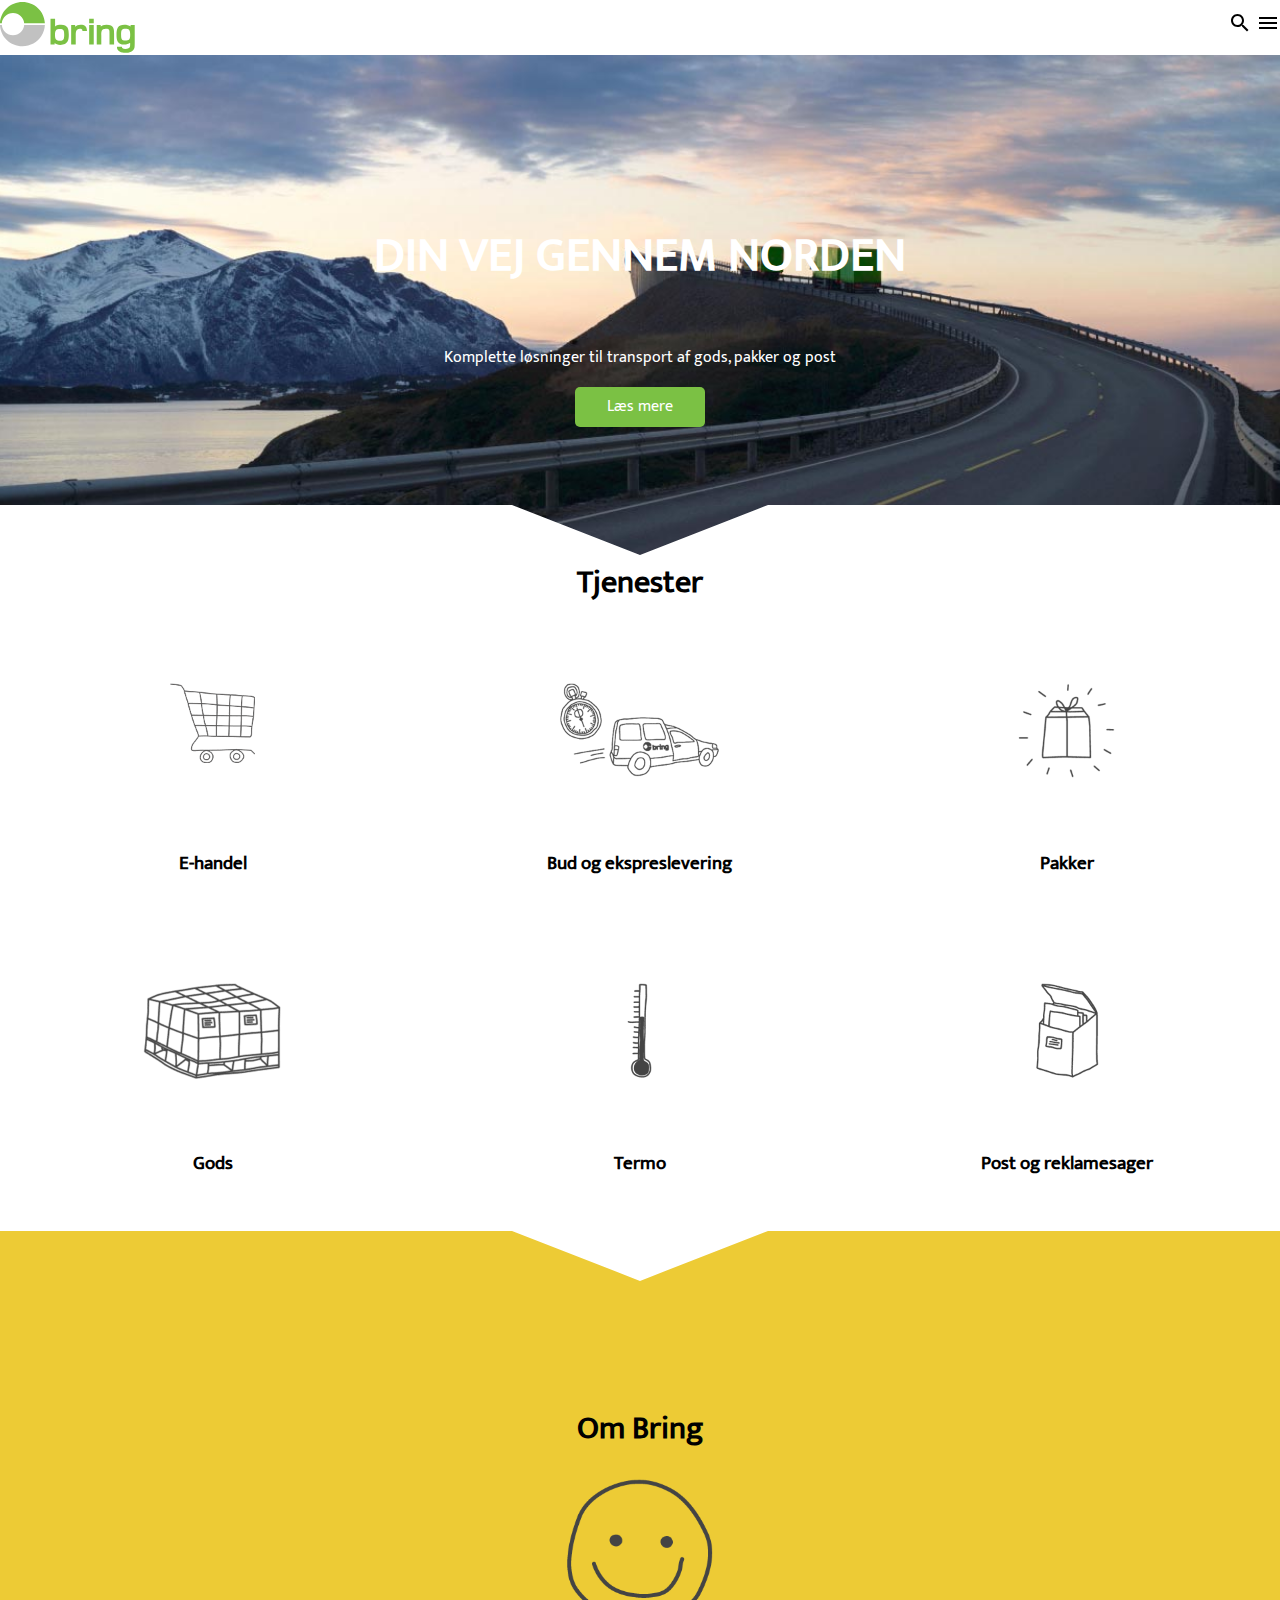
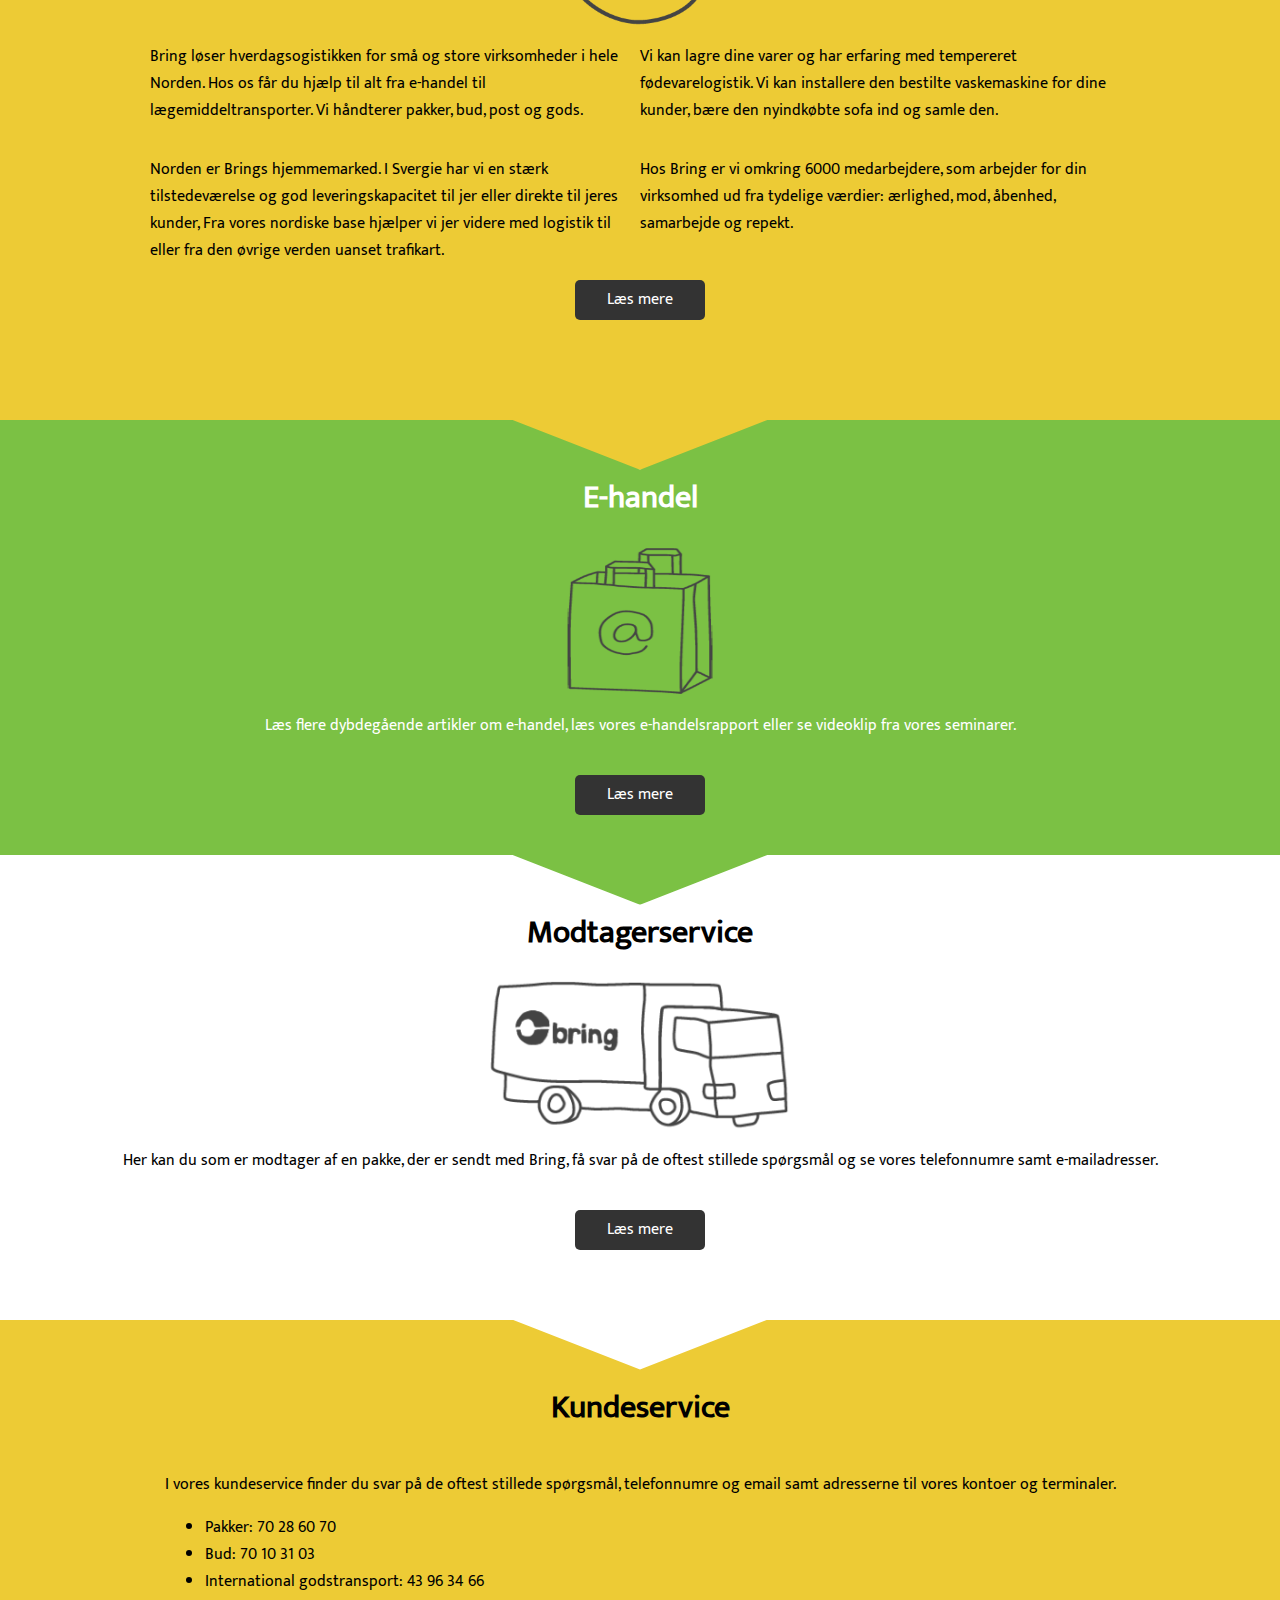
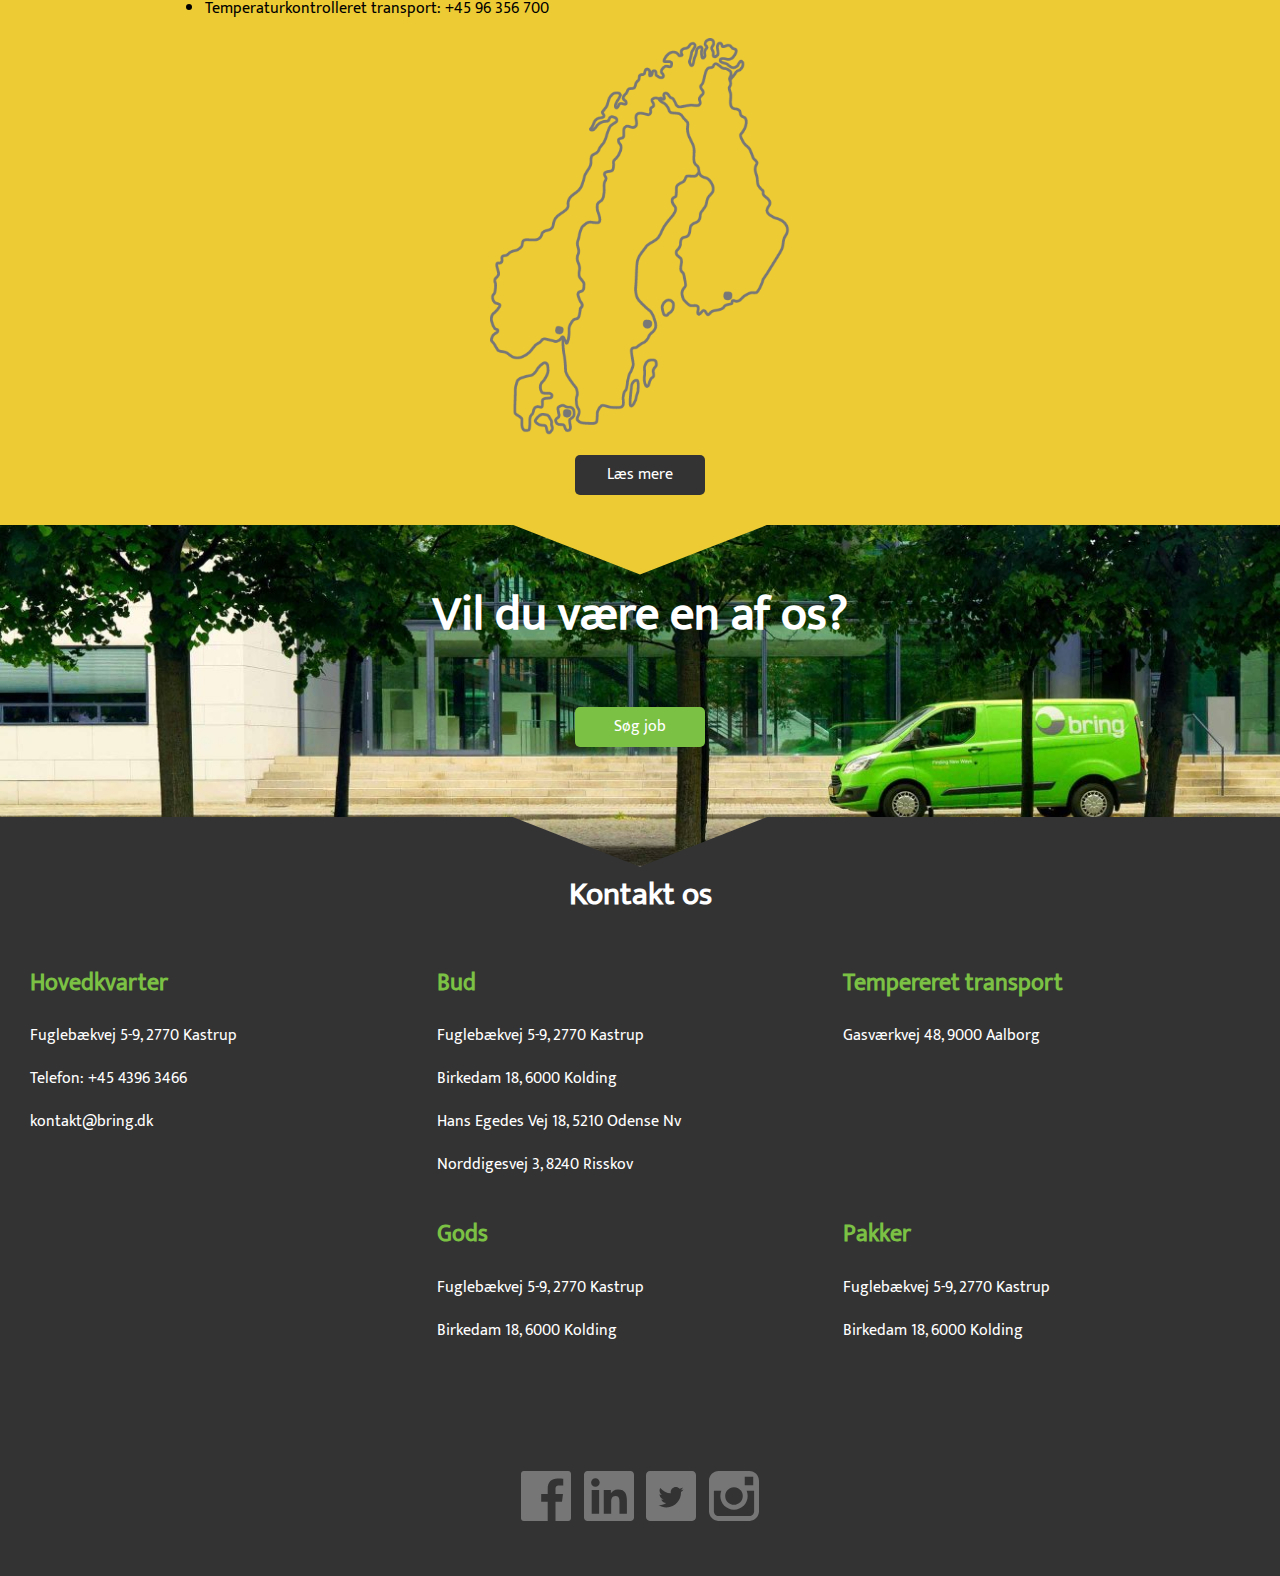
<file: BRING prøveeksamensopgave/index.html>
<!DOCTYPE html>
<html lang="en">
<head>
    <meta charset="UTF-8">
    <meta http-equiv="X-UA-Compatible" content="IE=edge">
    <meta name="viewport" content="width=device-width, initial-scale=1.0">
    <title>bring</title>
    <link rel="stylesheet" href="styles.css">
</head>
<body>
    <nav class="nav">
        <svg id=logo xmlns="http://www.w3.org/2000/svg" width="135" height="51" viewBox="0 0 135 51">
            <g fill="none" fill-rule="evenodd">
                <path class="logo-part-1" d="M89.174 21.286h4.58v-4.524h-4.58v4.524zm0 21.286h4.58V23.06h-4.58v19.512zm36.02-4.083c-3.405 0-4.095-1.243-4.095-5.806 0-4.564.69-5.965 4.094-5.965 3.933 0 4.988 1.08 4.988 5.964 0 4.883-1.055 5.805-4.988 5.805zm5.392-15.43v1.538c-1.54-1.36-4.053-1.882-6.162-1.882-6.81 0-7.905 4.044-7.905 9.968 0 4.684.445 9.888 7.945 9.888 1.905 0 4.256-.44 5.676-1.723 0 1 .042 2.41-.08 3.41-.244 1.84-2.15 2.642-4.784 2.642-2.555 0-3.362-.712-3.362-2.113h-4.99c0 4.964 4.5 5.955 8.472 5.955 3.65 0 8.435-.96 9.164-5.604.162-1.08.162-2.848.162-4.65V23.06h-4.136zm-24.17-.344c-2.796 0-4.58.88-5.715 1.882v-1.54H96.73v19.514h4.58v-9.088c0-3.402-.363-6.765 4.582-6.765 3.975 0 3.61 1.8 3.61 5.564v10.288h4.58v-10.65c0-4.24.326-9.206-7.663-9.206zm-25.844 0c-2.312 0-4.136.72-5.434 2.083v-1.74h-3.972V42.57h4.58v-8.487c0-1.52-.08-3.682.448-5.084.485-1.32 1.662-2.32 3.567-2.32 1.907 0 2.663.4 2.663 2.202h4.554c0-4.284-2.148-6.166-6.405-6.166zM60.076 38.81c-3.934 0-5.07-1.082-5.07-5.965 0-4.886 1.136-5.965 5.07-5.965 3.405 0 4.134 1.4 4.134 5.965 0 4.563-.73 5.964-4.134 5.964zm1.012-16.094c-2.148 0-4.5.24-6 1.763v-7.73h-4.58V42.57h4.133V41.01c1.218 1.08 3.084 1.88 5.72 1.88 7.904 0 8.43-5.282 8.43-10.045 0-5.925-.93-10.13-7.702-10.13z" fill="#7bc144"></path>
                <path class="logo-part-2" d="M13.003 33.26c-5.9 0-10.732-4.493-11.19-10.2H0c.472 11.834 10.333 21.286 22.435 21.286 7.95 0 14.933-4.08 18.922-10.234 2.084-3.213 3.35-6.993 3.513-11.052H24.192c-.458 5.707-5.29 10.2-11.19 10.2z" fill="#C1C1C1"></path>
                <path class="logo-part-3" d="M1.813 21.285c.458-5.707 5.29-10.2 11.19-10.2 5.898 0 10.73 4.493 11.19 10.2H44.87C44.397 9.45 34.536 0 22.435 0 10.333 0 .473 9.45 0 21.285h1.813" fill="#7bc144"></path>
            </g>
        </svg>
        <div class="searchmenu">
            <svg id="search" xmlns="http://www.w3.org/2000/svg" width="24" height="24" viewBox="0 0 24 24"><path d="M15.5 14h-.79l-.28-.27C15.41 12.59 16 11.11 16 9.5 16 5.91 13.09 3 9.5 3S3 5.91 3 9.5 5.91 16 9.5 16c1.61 0 3.09-.59 4.23-1.57l.27.28v.79l5 4.99L20.49 19l-4.99-5zm-6 0C7.01 14 5 11.99 5 9.5S7.01 5 9.5 5 14 7.01 14 9.5 11.99 14 9.5 14z"/><path d="M0 0h24v24H0z" fill="none"/></svg>
            <svg id="menu" xmlns="http://www.w3.org/2000/svg" width="24" height="24" viewBox="0 0 24 24" fill="black"><path d="M0 0h24v24H0z" fill="none"/><path d="M3 18h18v-2H3v2zm0-5h18v-2H3v2zm0-7v2h18V6H3z"/></svg>
        </div>
    </nav>
    <div class="hero-02" id="">
        <div class="divindiv">
            <h1> Din vej gennem norden</h1>
            <p>Komplette løsninger til transport af gods, pakker og post</p>
            <a href="#">Læs mere</a>
        </div>
    </div>
    <div class="tjenester-background">
        <div class="tjenester">
            <h1>Tjenester</h1>
            <article>
                <img src="Materialer/shopping-cart.png" alt="E-handel">
                <h2>E-handel</h2>
            </article>
            <article>
                <img src="Materialer/courier-illustration.png" alt="Bud og ekspreslevering">
                <h2>Bud og ekspreslevering</h2>
            </article>
            <article>
                <img src="Materialer/parcel-illustration.png" alt="Pakker">
                <h2>Pakker</h2>
            </article>
            <article>
                <img src="Materialer/cargo-illustration.png" alt="Gods">
                <h2>Gods</h2>
            </article>
            <article>
                <img src="Materialer/tempererat.png" alt="Termo">
                <h2>Termo</h2>
            </article>
            <article>
                <img src="Materialer/mailbox.png" alt="Post og reklamesager">
                <h2>Post og reklamesager</h2>
            </article>
        
        </div>
    </div>
    <div class="ombring-background">
        <div class="ombring">

          <h1>Om Bring</h1>
          <img src="Materialer/smiley.png" alt="smiley" >
          <p>Bring løser hverdagsogistikken for små og store virksomheder i hele Norden. Hos os får du hjælp til alt fra e-handel til lægemiddeltransporter. Vi håndterer pakker, bud, post og gods.</p>
          <p>Vi kan lagre dine varer og har erfaring med tempereret fødevarelogistik. Vi kan installere den bestilte vaskemaskine for dine kunder, bære den nyindkøbte sofa ind og samle den.</p>
          <p>Norden er Brings hjemmemarked. I Svergie har vi en stærk tilstedeværelse og god leveringskapacitet til jer eller direkte til jeres kunder, Fra vores nordiske base hjælper vi jer videre med logistik til eller fra den øvrige verden uanset trafikart.</p>
          <p>Hos Bring er vi omkring 6000 medarbejdere, som arbejder for din virksomhed ud fra tydelige værdier: ærlighed, mod, åbenhed, samarbejde og repekt.</p>
          <a href="#" id="gray-button">Læs mere</a>
        </div>
    </div>
    <div class="e-handel-background">
        <div class="e-handel">
            <h1>E-handel</h1>
            <img src="Materialer/e-handel.png" alt="e-handel">
            <p>Læs flere dybdegående artikler om e-handel, læs vores e-handelsrapport eller se videoklip fra vores seminarer.</p>
            <a href="#" id="gray-button">Læs mere</a>
        </div>
    </div>
    <div class="modtagerservice-background">
        <div class="modtagerservice">
            <h1>Modtagerservice</h1>
            <img src="Materialer/truck.png" alt="truck">
            <p>Her kan du som er modtager af en pakke, der er sendt med Bring, få svar på de oftest stillede spørgsmål og se vores telefonnumre samt e-mailadresser.</p>
            <a href="#" id="gray-button">Læs mere</a>
        
        </div>
    </div>
    <div class="kundeservice-background">
        <div class="kundeservice">
            <h1>Kundeservice</h1>
            <div class="kundeservice-text">
            <p>I vores kundeservice finder du svar på de oftest stillede spørgsmål, telefonnumre og email samt adresserne til vores kontoer og terminaler.</p>
            
            
                <ul>
                <li>Pakker: 70 28 60 70</li>
                <li>Bud: 70 10 31 03</li>
                <li>International godstransport: 43 96 34 66</li>
                <li>Temperaturkontrolleret transport: +45 96 356 700</li>
            </ul>
            </div>
            <img src="Materialer/bring-map-nordic.png" alt="">
            <a href="#" id="gray-button">Læs mere</a>
        </div>
    </div>
    <div class="join-background">
        <div class="join">
            <h1>Vil du være en af os?</h1>
            <a href="#" id="gray-button">Søg job</a>
        </div>
    </div>
    <footer class="kontakt">
        <h1>Kontakt os</h1>
        <div class="info">
            <div class="hovedkvarter">
                <h2>Hovedkvarter</h2>
                <p>Fuglebækvej 5-9, 2770 Kastrup</p>
                <p>Telefon: +45 4396 3466</p>
                <p>kontakt@bring.dk</p>
            </div>
            <div class="bud">
                <h2>Bud</h2>
                <p>Fuglebækvej 5-9, 2770 Kastrup</p>
                <p>Birkedam 18, 6000 Kolding</p>
                <p>Hans Egedes Vej 18, 5210 Odense Nv</p>
                <P>Norddigesvej 3, 8240 Risskov</P>
            </div>
            <div class="transport">
                <h2>Tempereret transport</h2>
                <p>Gasværkvej 48, 9000 Aalborg</p>
            </div>  
            
            <div class="gods">
                <h2>Gods</h2>
                <p>Fuglebækvej 5-9, 2770 Kastrup</p>
                <p>Birkedam 18, 6000 Kolding</p>
            </div>
            <div class="pakker">
                <h2>Pakker</h2>
                <p>Fuglebækvej 5-9, 2770 Kastrup</p>
                <p>Birkedam 18, 6000 Kolding</p>
            </div>
        </div>
        <div class="socials">
            <svg viewBox="0 0 48 48" version="1.1" xmlns="http://www.w3.org/2000/svg" xmlns:xlink="http://www.w3.org/1999/xlink">
    
                <title>Facebook-color</title>
                <desc>Created with Sketch.</desc>
                <defs>
            
            </defs>
                <g id="Icons" stroke="none" stroke-width="1" fill-rule="evenodd">
                    <g id="Color-" transform="translate(-200.000000, -160.000000)">
                        <path d="M225.638355,208 L202.649232,208 C201.185673,208 200,206.813592 200,205.350603 L200,162.649211 C200,161.18585 201.185859,160 202.649232,160 L245.350955,160 C246.813955,160 248,161.18585 248,162.649211 L248,205.350603 C248,206.813778 246.813769,208 245.350955,208 L233.119305,208 L233.119305,189.411755 L239.358521,189.411755 L240.292755,182.167586 L233.119305,182.167586 L233.119305,177.542641 C233.119305,175.445287 233.701712,174.01601 236.70929,174.01601 L240.545311,174.014333 L240.545311,167.535091 C239.881886,167.446808 237.604784,167.24957 234.955552,167.24957 C229.424834,167.24957 225.638355,170.625526 225.638355,176.825209 L225.638355,182.167586 L219.383122,182.167586 L219.383122,189.411755 L225.638355,189.411755 L225.638355,208 L225.638355,208 Z" id="Facebook">
            
            </path>
                    </g>
                </g>
            </svg>
                <!-- linkedin -->
                <svg viewBox="0 0 24 24" id="meteor-icon-kit__solid-linkedin" fill="none" xmlns="http://www.w3.org/2000/svg" >
                    <path fill-rule="evenodd" clip-rule="evenodd" d="M22.2857 0H1.70893C0.766071 0 0 0.776786 0 1.73036V22.2696C0 23.2232 0.766071 24 1.70893 24H22.2857C23.2286 24 24 23.2232 24 22.2696V1.73036C24 0.776786 23.2286 0 22.2857 0ZM7.25357 20.5714H3.69643V9.11786H7.25893V20.5714H7.25357ZM5.475 7.55357C4.33393 7.55357 3.4125 6.62679 3.4125 5.49107C3.4125 4.35536 4.33393 3.42857 5.475 3.42857C6.61071 3.42857 7.5375 4.35536 7.5375 5.49107C7.5375 6.63214 6.61607 7.55357 5.475 7.55357ZM20.5875 20.5714H17.0304V15C17.0304 13.6714 17.0036 11.9625 15.1821 11.9625C13.3286 11.9625 13.0446 13.4089 13.0446 14.9036V20.5714H9.4875V9.11786H12.9V10.6821H12.9482C13.425 9.78214 14.5875 8.83393 16.3179 8.83393C19.9179 8.83393 20.5875 11.2071 20.5875 14.2929V20.5714Z"/>
                </svg>
                <svg fill="#000000" version="1.1" id="Layer_1" xmlns="http://www.w3.org/2000/svg" xmlns:xlink="http://www.w3.org/1999/xlink" viewBox="-143 145 512 512" xml:space="preserve">
                    <path d="M329,145h-432c-22.1,0-40,17.9-40,40v432c0,22.1,17.9,40,40,40h432c22.1,0,40-17.9,40-40V185C369,162.9,351.1,145,329,145zM215.2,361.2c0.1,2.2,0.1,4.5,0.1,6.8c0,69.5-52.9,149.7-149.7,149.7c-29.7,0-57.4-8.7-80.6-23.6c4.1,0.5,8.3,0.7,12.6,0.7c24.6,0,47.3-8.4,65.3-22.5c-23-0.4-42.5-15.6-49.1-36.5c3.2,0.6,6.5,0.9,9.9,0.9c4.8,0,9.5-0.6,13.9-1.9C13.5,430-4.6,408.7-4.6,383.2v-0.6c7.1,3.9,15.2,6.3,23.8,6.6c-14.1-9.4-23.4-25.6-23.4-43.8c0-9.6,2.6-18.7,7.1-26.5c26,31.9,64.7,52.8,108.4,55c-0.9-3.8-1.4-7.8-1.4-12c0-29,23.6-52.6,52.6-52.6c15.1,0,28.8,6.4,38.4,16.6c12-2.4,23.2-6.7,33.4-12.8c-3.9,12.3-12.3,22.6-23.1,29.1c10.6-1.3,20.8-4.1,30.2-8.3C234.4,344.5,225.5,353.7,215.2,361.2z"/>
                </svg>
                <svg fill="#000000" version="1.1" id="Layer_1" xmlns="http://www.w3.org/2000/svg" xmlns:xlink="http://www.w3.org/1999/xlink" viewBox="-271 273 256 256" xml:space="preserve">
                    <path d="M-64.5,273h-157c-27.3,0-49.5,22.2-49.5,49.5v52.3v104.8c0,27.3,22.2,49.5,49.5,49.5h157c27.3,0,49.5-22.2,49.5-49.5V374.7v-52.3C-15.1,295.2-37.3,273-64.5,273z M-50.3,302.5h5.7v5.6v37.8l-43.3,0.1l-0.1-43.4L-50.3,302.5z M-179.6,374.7c8.2-11.3,21.5-18.8,36.5-18.8s28.3,7.4,36.5,18.8c5.4,7.4,8.5,16.5,8.5,26.3c0,24.8-20.2,45.1-45.1,45.1s-44.9-20.3-44.9-45.1C-188.1,391.2-184.9,382.1-179.6,374.7z M-40,479.5C-40,493-51,504-64.5,504h-157c-13.5,0-24.5-11-24.5-24.5V374.7h38.2c-3.3,8.1-5.2,17-5.2,26.3c0,38.6,31.4,70,70,70c38.6,0,70-31.4,70-70c0-9.3-1.9-18.2-5.2-26.3H-40V479.5z"/>
                </svg>
        </div>
    </footer>
    </body>
</html>
</file>
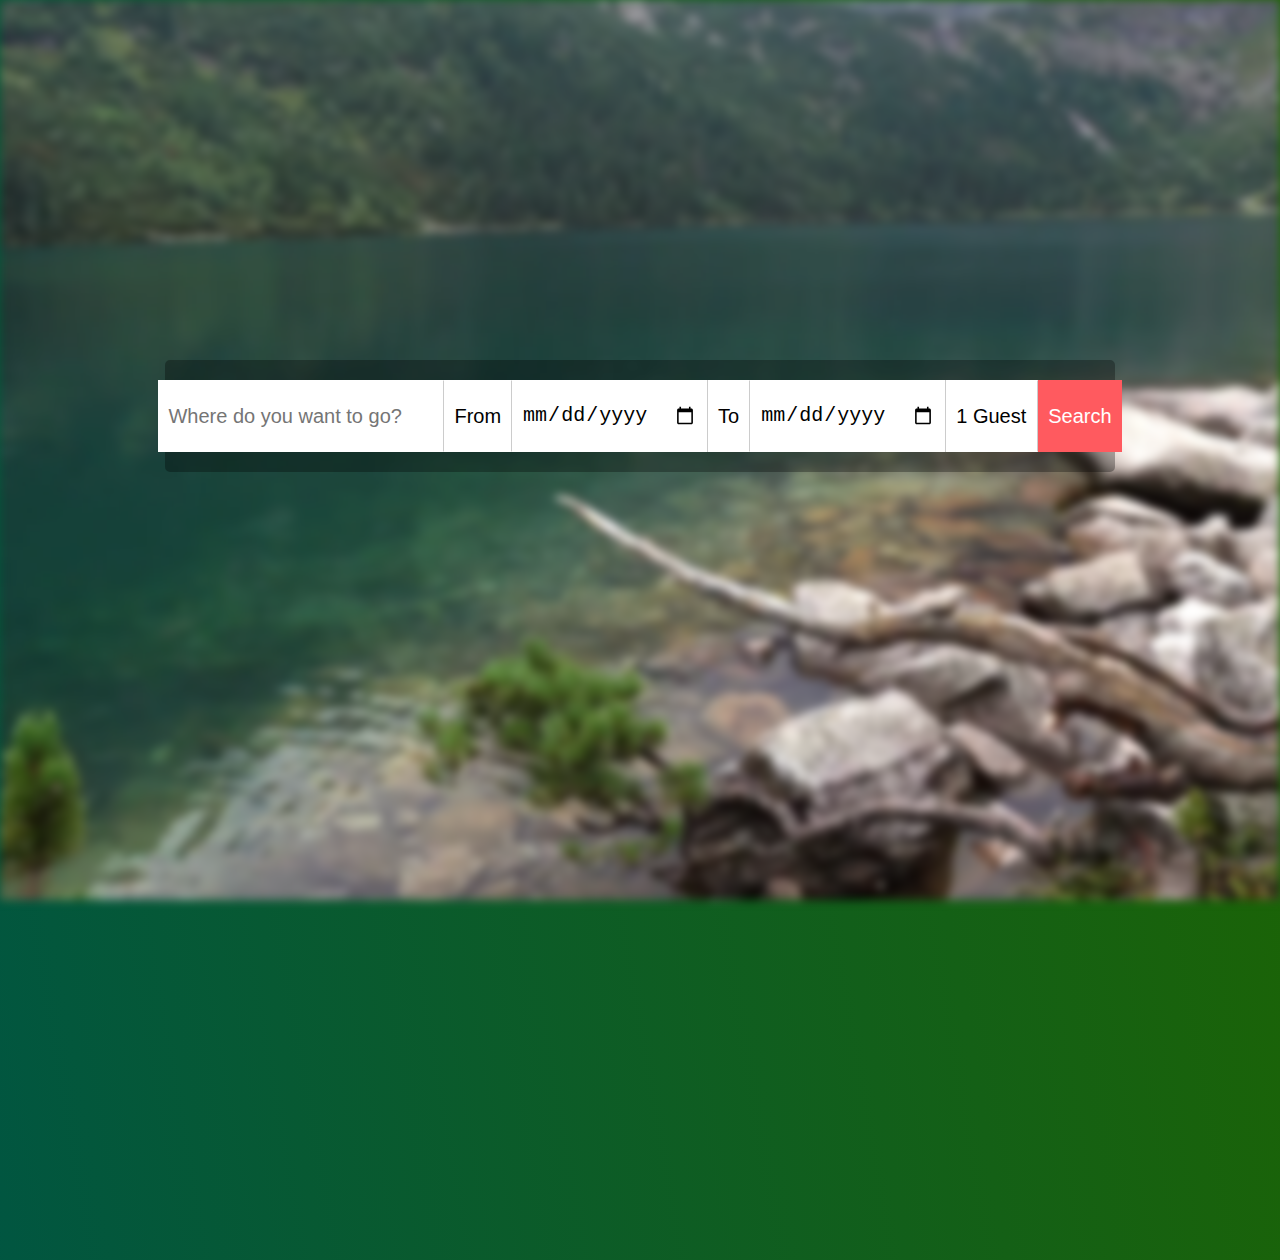
<file: CSS - Flexbox form - grøn/index.html>
<!DOCTYPE html>
<html lang="en">
<head>
  <meta charset="UTF-8">
  <title>FlexBox Nav</title>
  <link rel="stylesheet" href="https://maxcdn.bootstrapcdn.com/font-awesome/4.3.0/css/font-awesome.min.css">
  <link rel="stylesheet" href="style.css">
</head>
<body>

  <div class="cover">
    
    <form  class="flex-form">
      <input type="search" placeholder="Where do you want to go?">
      
      <label for="from">From</label>
      <input type="date" name="from" id="from">

      <label for="to">To</label>
      <input type="date" name="to" id="to">

      <select name="" id="">
        <option value="1">1 Guest</option>
        <option value="2">2 Guest</option>
        <option value="3">3 Guest</option>
        <option value="4">4 Guest</option>
        <option value="5">5 Guest</option>
      </select>

      <input type="submit" value="Search">
    </form>

  </div>
  
  <video  class="video" src="video/coverr-mountain-lake.mp4" autoplay muted loop></video>

</body>
</html>
</file>
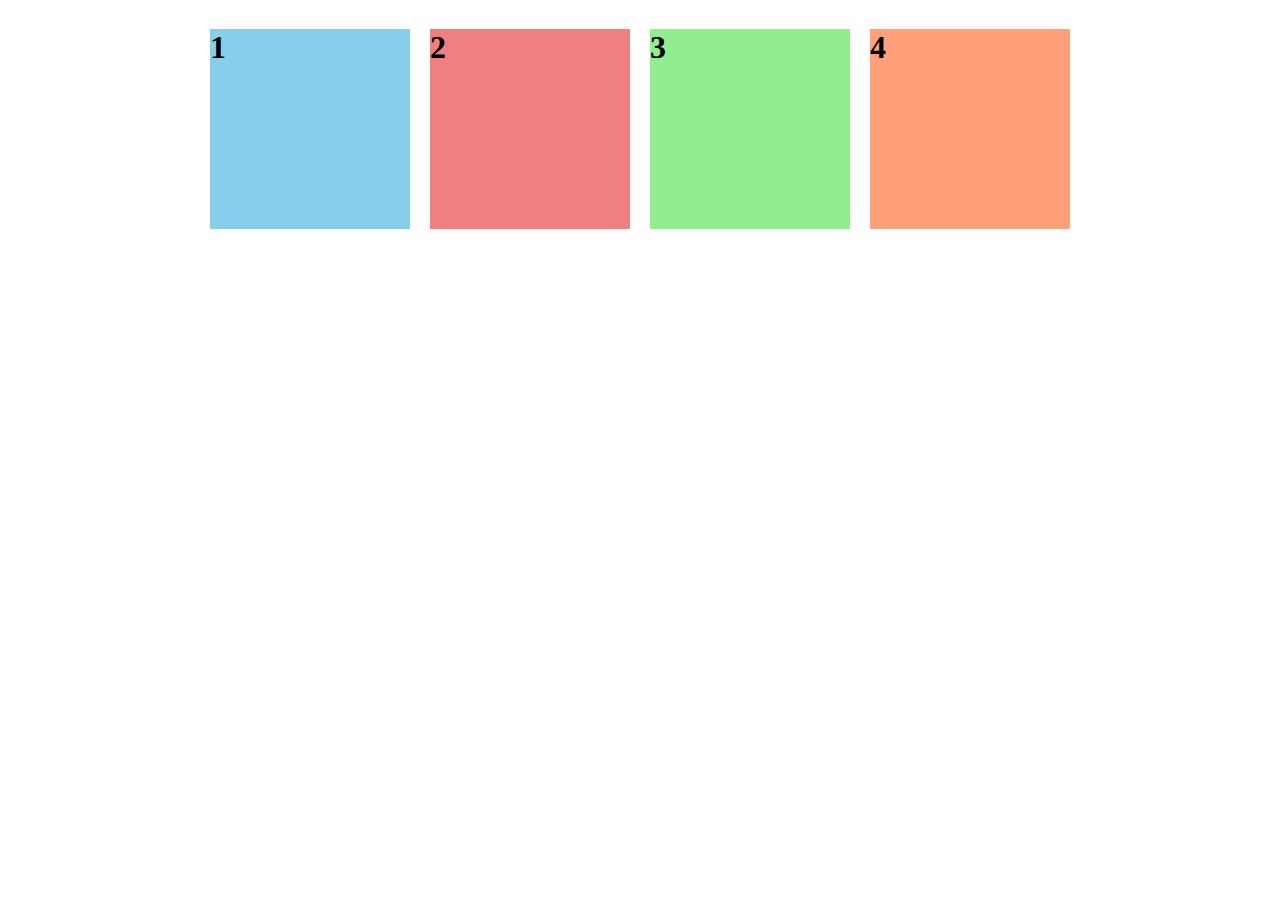
<file: CSS Transition/index.html>
<!DOCTYPE html>
<html lang="en">
<head>
    <meta charset="UTF-8">
    <meta http-equiv="X-UA-Compatible" content="IE=edge">
    <meta name="viewport" content="width=device-width, initial-scale=1.0">
    <title>Document</title>
    <link rel="stylesheet" href="styles.css">
</head>
<body>
    <div class="div1">
        <h1 class="h1">1</h1>
        <h1 class="h2">2</h1>
        <h1 class="h3">3</h1>
        <h1 class="h4">4</h1>
    </div>
</body>
</html>
</file>
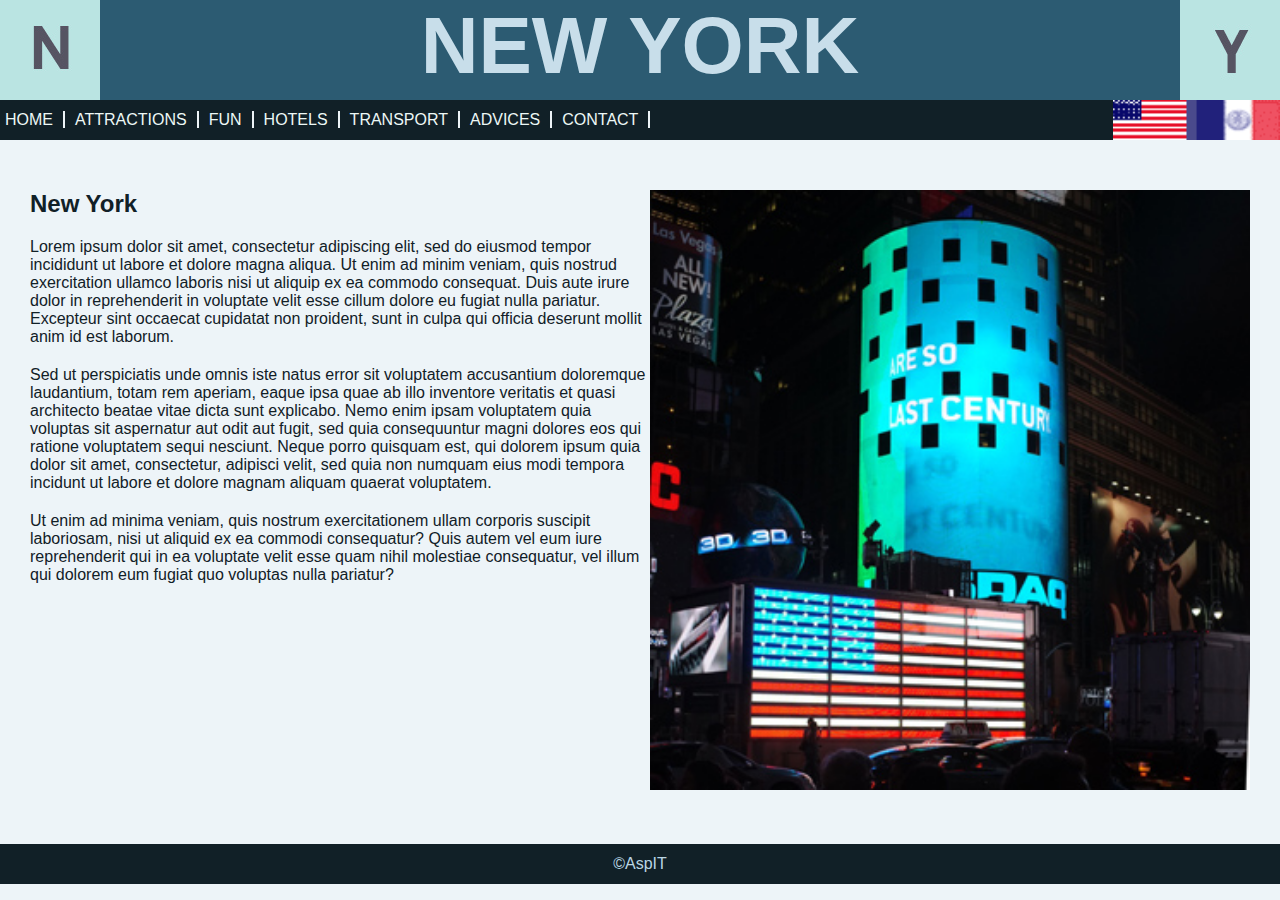
<file: NewYork-CSSFlexbox/index.html>
<!DOCTYPE html>
<html lang="en">
<head>
    <meta charset="UTF-8">
    <meta name="viewport" content="width=device-width, initial-scale=1.0">
    <link a href="css/style.css" type="text/css" rel="stylesheet">
    <title>New York</title>
</head>
<body>
    <header>
        <a href="index.html">
            <img src="img/N.jpg"></a>
        <h1>New York</h1>
        <img src="img/y.jpg">
    </header>

    <nav>
        <ul>
            <li><a href="index.html">HOME</a></li>
            <li><a href="attractions.html">ATTRACTIONS</a></li>
            <li><a href="fun.html">FUN</a></li>
            <li><a href="hotels.html">HOTELS</a></li>
            <li><a href="transport.html">TRANSPORT</a></li>
            <li><a href="advices.html">ADVICES</a></li>
            <li><a href="contact.html">CONTACT</a></li>
        </ul>

        <img src="img/bothflags.png">
    </nav>

    <main>
        <section>
            <article>
                <div>
                    <h2>New York</h2>

                    <p>Lorem ipsum dolor sit amet, consectetur adipiscing elit, sed do eiusmod tempor incididunt ut labore et dolore magna aliqua. Ut enim ad minim veniam, quis nostrud exercitation ullamco laboris nisi ut aliquip ex ea commodo consequat. Duis aute irure dolor in reprehenderit in voluptate velit esse cillum dolore eu fugiat nulla pariatur. Excepteur sint occaecat cupidatat non proident, sunt in culpa qui officia deserunt mollit anim id est laborum.</p>

                    <p>Sed ut perspiciatis unde omnis iste natus error sit voluptatem accusantium doloremque laudantium, totam rem aperiam, eaque ipsa quae ab illo inventore veritatis et quasi architecto beatae vitae dicta sunt explicabo. Nemo enim ipsam voluptatem quia voluptas sit aspernatur aut odit aut fugit, sed quia consequuntur magni dolores eos qui ratione voluptatem sequi nesciunt. Neque porro quisquam est, qui dolorem ipsum quia dolor sit amet, consectetur, adipisci velit, sed quia non numquam eius modi tempora incidunt ut labore et dolore magnam aliquam quaerat voluptatem.</p>

                    <p>Ut enim ad minima veniam, quis nostrum exercitationem ullam corporis suscipit laboriosam, nisi ut aliquid ex ea commodi consequatur? Quis autem vel eum iure reprehenderit qui in ea voluptate velit esse quam nihil molestiae consequatur, vel illum qui dolorem eum fugiat quo voluptas nulla pariatur?</p>
                </div>

                <div>
                    <img src="img/forside.jpg">
                </div>

               
            </article>
        </section>

    </main>

    <footer>
        <p>&#169;AspIT</p>
    </footer>
    
</body>
</html>
</file>
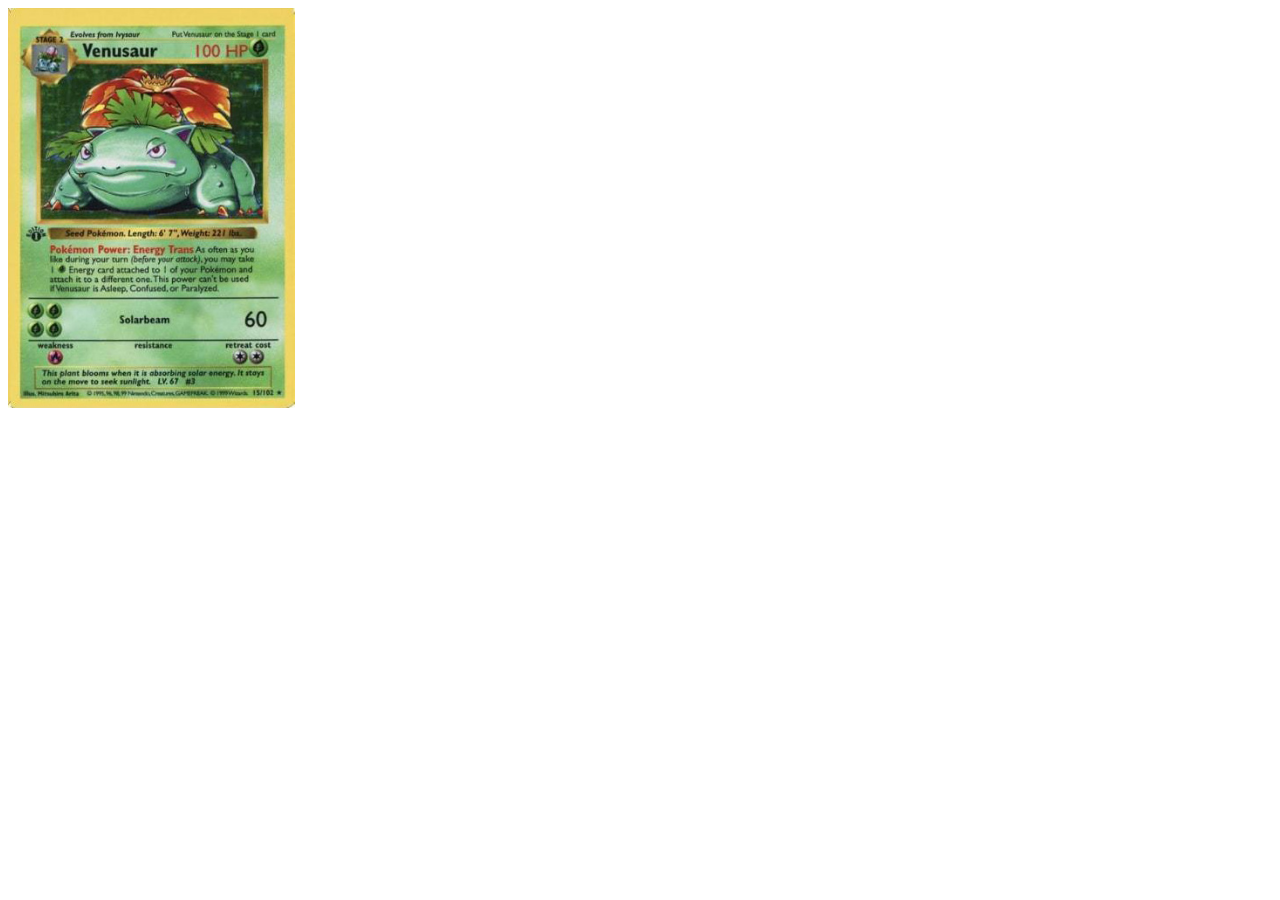
<file: Pokemon kort/index.html>
<!DOCTYPE html>
<html lang="en">
<head>
    <meta charset="UTF-8">
    <meta http-equiv="X-UA-Compatible" content="IE=edge">
    <meta name="viewport" content="width=device-width, initial-scale=1.0">
    <title>Document</title>
    <link rel="stylesheet" href="styles.css">
</head>
<body>
    <div class="box">
        <img src="img/Pokemon-Blastoise.jpg" alt="Blastoise" class="card" id="Blastoise">
        <img src="img/Pokemon-Charizard.jpg" alt="Charizard" class="card" id="Charizard">
        <img src="img/Pokemon-Machamp.jpg" alt="Machamp" class="card" id="Machamp">
        <img src="img/Pokemon-Pikachu.jpg" alt="Pikachu" class="card" id="Pikachu">
        <img src="img/Pokemon-Venusaur.jpg" alt="Venusaur" class="card" id="Venusaur">
    </div>
</body>
</html>
</file>
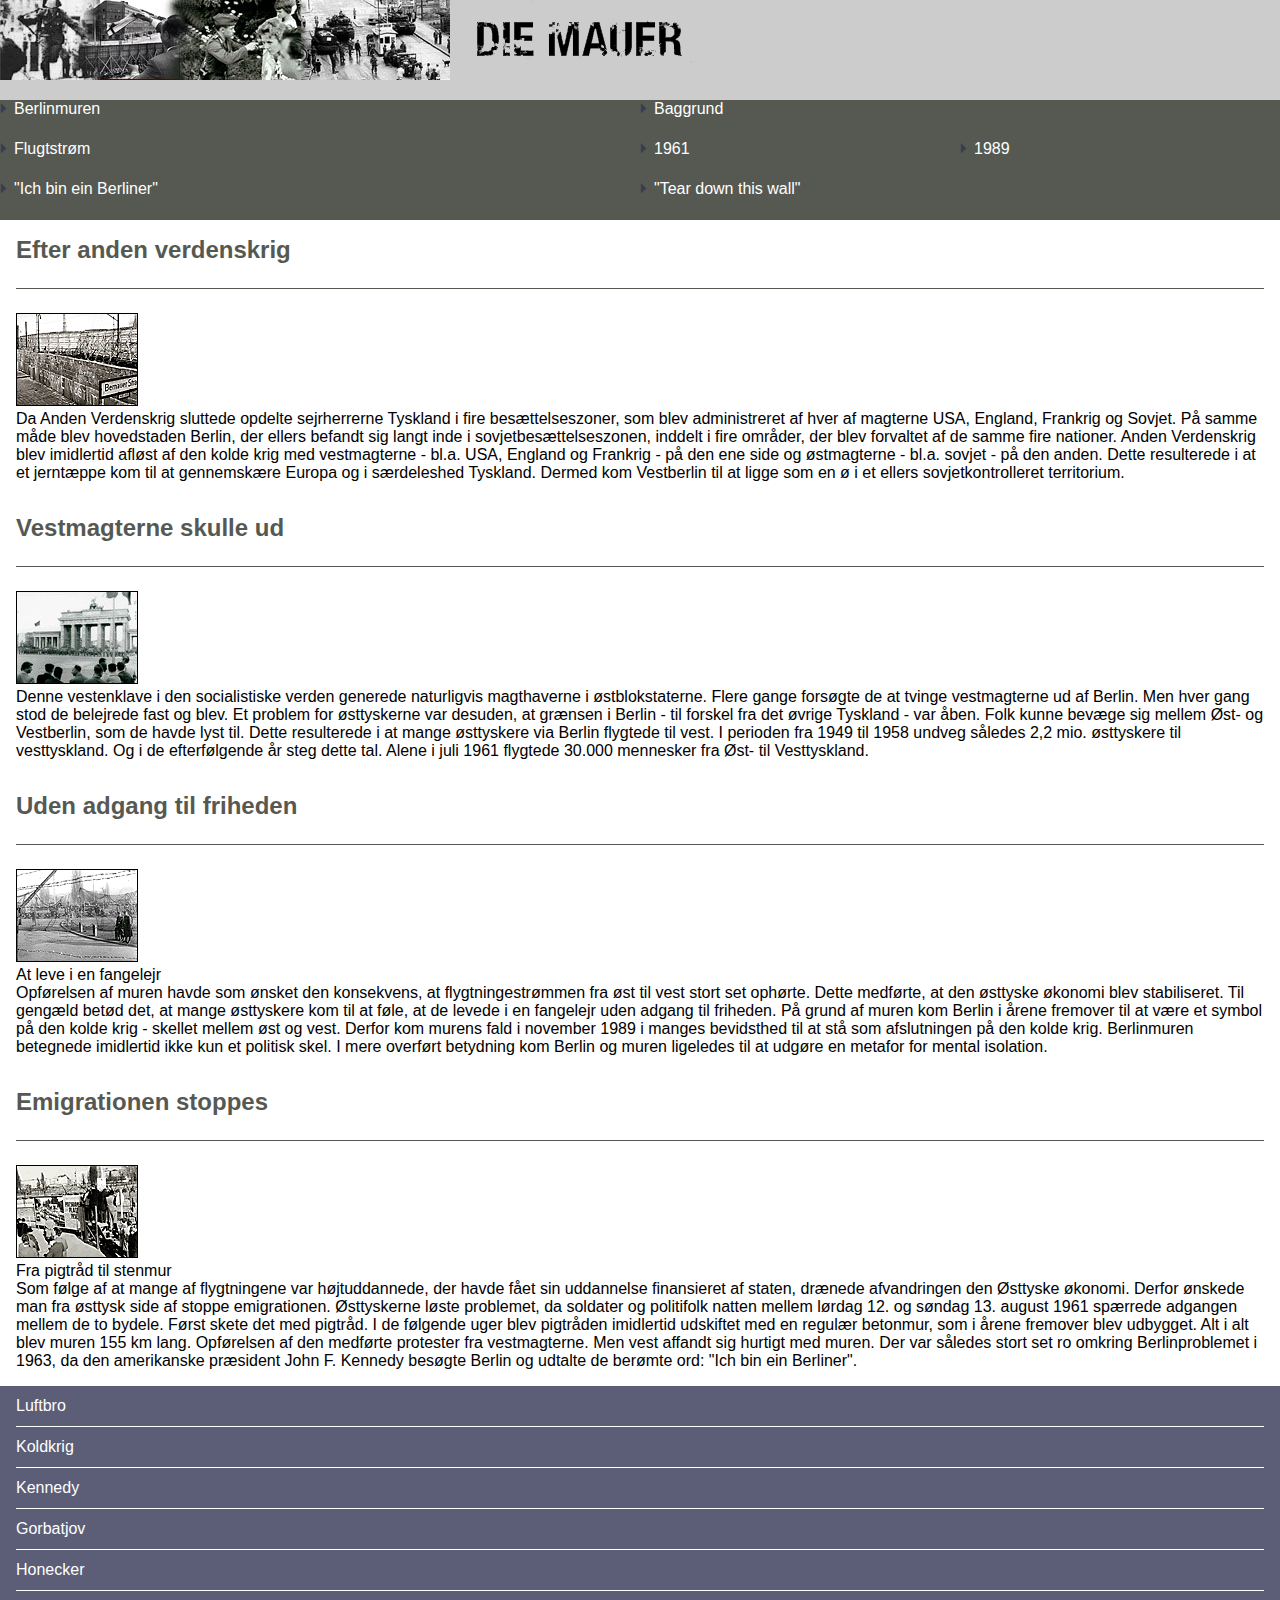
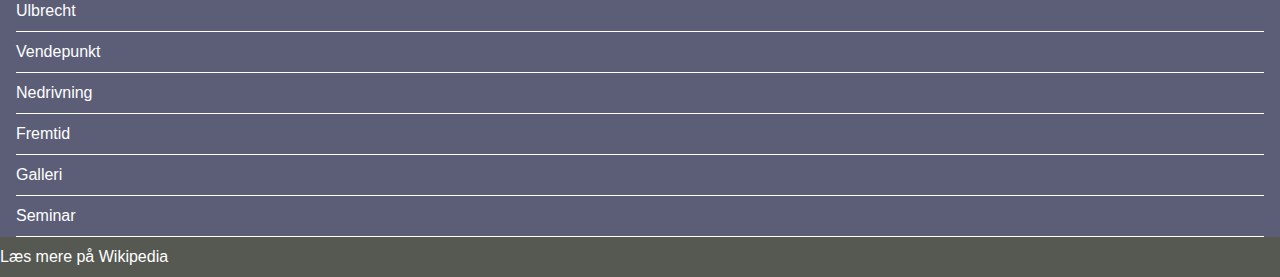
<file: Grid Die Mauer/index-ren.html>
<!DOCTYPE html>
<html lang="en">
<head>
    <meta charset="UTF-8">
    <meta name="viewport" content="width=device-width, initial-scale=1.0">
    <link href="style-ren.css" type="text/css" rel="stylesheet">
    <title>Die Mauer</title>
</head>
<body>
    <header>
        <img src="img/hoved.jpg">
        <img src="img/logo.png">
    </header>

    <!-- All links are dead links just for example -->
    <li><a href="#">Berlinmuren</a></li>
    <li><a href="#">Baggrund</a></li>
    <li><a href="#">Flugtstrøm</a></li>
    <li><a href="#">1961</a></li>
    <li><a href="#">1989</a></li>
    <li><a href="#">"Ich bin ein Berliner"</a></li>
    <li><a href="#">"Tear down this wall"</a></li>

    <nav class="side">
        <ul>
            <li><a href="#">Luftbro</a></li>
            <li><a href="#">Koldkrig</a></li>
            <li><a href="#">Kennedy</a></li>
            <li><a href="#">Gorbatjov</a></li>
            <li><a href="#">Honecker</a></li>
            <li><a href="#">Ulbrecht</a></li>
            <li><a href="#">Vendepunkt</a></li>
            <li><a href="#">Nedrivning</a></li>
            <li><a href="#">Fremtid</a></li>
            <li><a href="#">Galleri</a></li>
            <li><a href="#">Seminar</a></li>
        </ul>
    </nav>

    <article>
        <h2>Efter anden verdenskrig</h2>
        <img src="img/mur01.gif">
        <p>Da Anden Verdenskrig sluttede opdelte sejrherrerne Tyskland i fire besættelseszoner, som blev administreret af hver af magterne USA, England, Frankrig og Sovjet. På samme måde blev hovedstaden Berlin, der ellers befandt sig langt inde i sovjetbesættelseszonen, inddelt i fire områder, der blev forvaltet af de samme fire nationer. Anden Verdenskrig blev imidlertid afløst af den kolde krig med vestmagterne - bl.a. USA, England og Frankrig - på den ene side og østmagterne - bl.a. sovjet - på den anden. Dette resulterede i at et jerntæppe kom til at gennemskære Europa og i særdeleshed Tyskland. Dermed kom Vestberlin til at ligge som en ø i et ellers sovjetkontrolleret territorium.</p>
    </article>

    <article>
        <h2>Vestmagterne skulle ud</h2>
        <img src="img/ciel2.gif">
        <p>Denne vestenklave i den socialistiske verden generede naturligvis magthaverne i østblokstaterne. Flere gange forsøgte de at tvinge vestmagterne ud af Berlin. Men hver gang stod de belejrede fast og blev. Et problem for østtyskerne var desuden, at grænsen i Berlin - til forskel fra det øvrige Tyskland - var åben. Folk kunne bevæge sig mellem Øst- og Vestberlin, som de havde lyst til. Dette resulterede i at mange østtyskere via Berlin flygtede til vest. I perioden fra 1949 til 1958 undveg således 2,2 mio. østtyskere til vesttyskland. Og i de efterfølgende år steg dette tal. Alene i juli 1961 flygtede 30.000 mennesker fra Øst- til Vesttyskland.</p>
    </article>

    <article>
        <h2>Uden adgang til friheden</h2>
        <img src="img/mur02.gif">
        <p>At leve i en fangelejr</p>
        <p>Opførelsen af muren havde som ønsket den konsekvens, at flygtningestrømmen fra øst til vest stort set ophørte. Dette medførte, at den østtyske økonomi blev stabiliseret. Til gengæld betød det, at mange østtyskere kom til at føle, at de levede i en fangelejr uden adgang til friheden. På grund af muren kom Berlin i årene fremover til at være et symbol på den kolde krig - skellet mellem øst og vest. Derfor kom murens fald i november 1989 i manges bevidsthed til at stå som afslutningen på den kolde krig. Berlinmuren betegnede imidlertid ikke kun et politisk skel. I mere overført betydning kom Berlin og muren ligeledes til at udgøre en metafor for mental isolation.</p>
    </article>

    <article>
        <h2>Emigrationen stoppes</h2>
        <img src="img/mur06.gif">
        <p>Fra pigtråd til stenmur</p>
        <p>Som følge af at mange af flygtningene var højtuddannede, der havde fået sin uddannelse finansieret af staten, drænede afvandringen den Østtyske økonomi. Derfor ønskede man fra østtysk side af stoppe emigrationen. Østtyskerne løste problemet, da soldater og politifolk natten mellem lørdag 12. og søndag 13. august 1961 spærrede adgangen mellem de to bydele. Først skete det med pigtråd. I de følgende uger blev pigtråden imidlertid udskiftet med en regulær betonmur, som i årene fremover blev udbygget. Alt i alt blev muren 155 km lang. Opførelsen af den medførte protester fra vestmagterne. Men vest affandt sig hurtigt med muren. Der var således stort set ro omkring Berlinproblemet i 1963, da den amerikanske præsident John F. Kennedy besøgte Berlin og udtalte de berømte ord: "Ich bin ein Berliner".</p>
    </article>

    <footer>
        <p>Læs mere på <a href="https://da.wikipedia.org/wiki/Berlinmuren">Wikipedia</a></p>
    </footer>
    
</body>
</html>
</file>
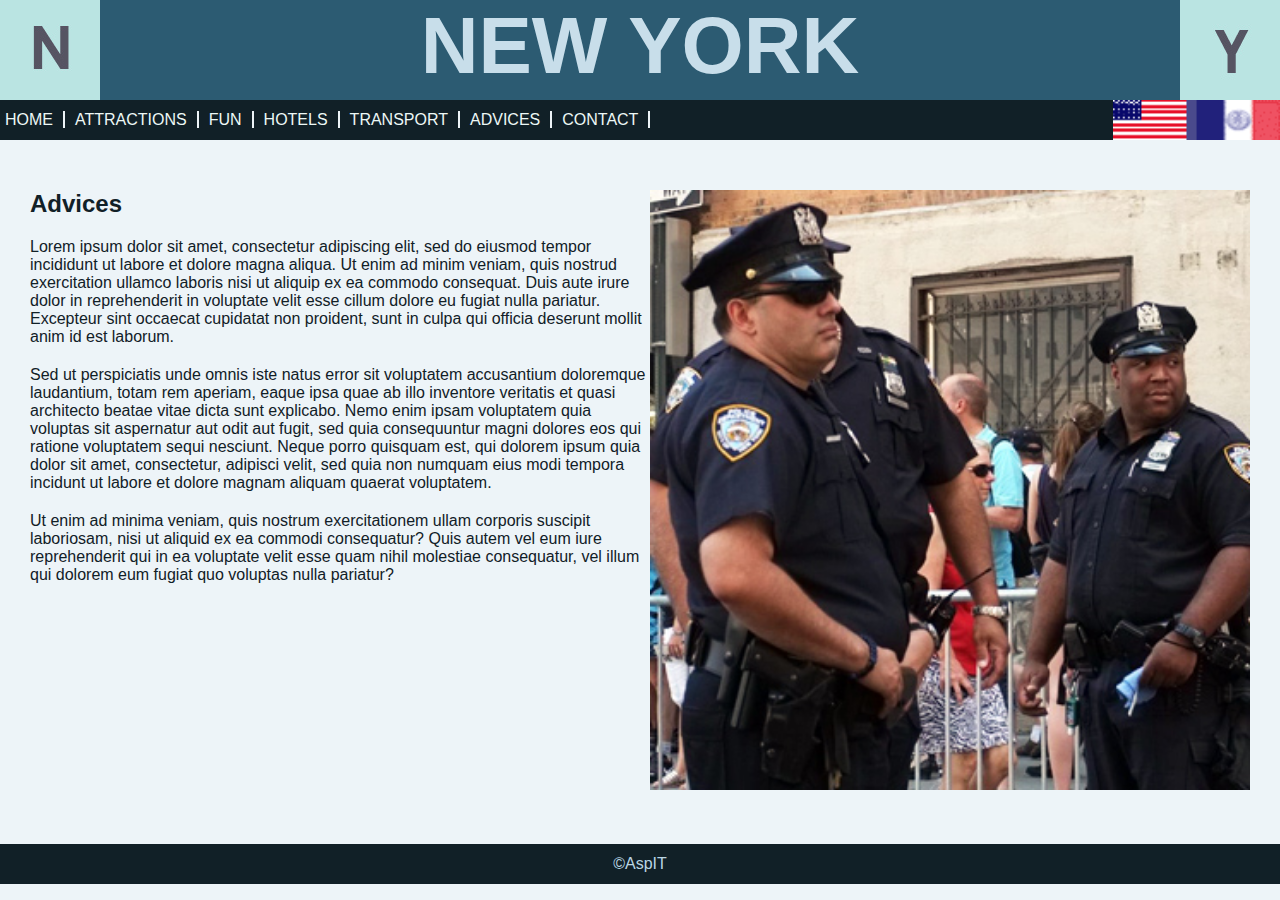
<file: NewYork-CSSFlexbox/advices.html>
<!DOCTYPE html>
<html lang="en">
<head>
    <meta charset="UTF-8">
    <meta name="viewport" content="width=device-width, initial-scale=1.0">
    <link a href="css/style.css" type="text/css" rel="stylesheet">
    <title>New York</title>
</head>
<body>
    <header>
        <a href="index.html">
            <img src="img/N.jpg"></a>
        <div><h1>New York</h1></div>
        <img src="img/y.jpg">
    </header>

    <nav>
        <ul>
            <li><a href="index.html">HOME</a></li>
            <li><a href="attractions.html">ATTRACTIONS</a></li>
            <li><a href="fun.html">FUN</a></li>
            <li><a href="hotels.html">HOTELS</a></li>
            <li><a href="transport.html">TRANSPORT</a></li>
            <li><a href="advices.html">ADVICES</a></li>
            <li><a href="contact.html">CONTACT</a></li>
        </ul>

        <img src="img/bothflags.png">
    </nav>

    <main>
        <section>
            <article>
                <div>
                    <h2>Advices</h2>

                    <p>Lorem ipsum dolor sit amet, consectetur adipiscing elit, sed do eiusmod tempor incididunt ut labore et dolore magna aliqua. Ut enim ad minim veniam, quis nostrud exercitation ullamco laboris nisi ut aliquip ex ea commodo consequat. Duis aute irure dolor in reprehenderit in voluptate velit esse cillum dolore eu fugiat nulla pariatur. Excepteur sint occaecat cupidatat non proident, sunt in culpa qui officia deserunt mollit anim id est laborum.</p>

                    <p>Sed ut perspiciatis unde omnis iste natus error sit voluptatem accusantium doloremque laudantium, totam rem aperiam, eaque ipsa quae ab illo inventore veritatis et quasi architecto beatae vitae dicta sunt explicabo. Nemo enim ipsam voluptatem quia voluptas sit aspernatur aut odit aut fugit, sed quia consequuntur magni dolores eos qui ratione voluptatem sequi nesciunt. Neque porro quisquam est, qui dolorem ipsum quia dolor sit amet, consectetur, adipisci velit, sed quia non numquam eius modi tempora incidunt ut labore et dolore magnam aliquam quaerat voluptatem.</p>

                    <p>Ut enim ad minima veniam, quis nostrum exercitationem ullam corporis suscipit laboriosam, nisi ut aliquid ex ea commodi consequatur? Quis autem vel eum iure reprehenderit qui in ea voluptate velit esse quam nihil molestiae consequatur, vel illum qui dolorem eum fugiat quo voluptas nulla pariatur?</p>
                </div>

                <div>
                    <img src="img/advices.jpg">
                </div>

               
            </article>
        </section>

    </main>

    <footer>
        <p>&#169;AspIT</p>
    </footer>
    
</body>
</html>
</file>
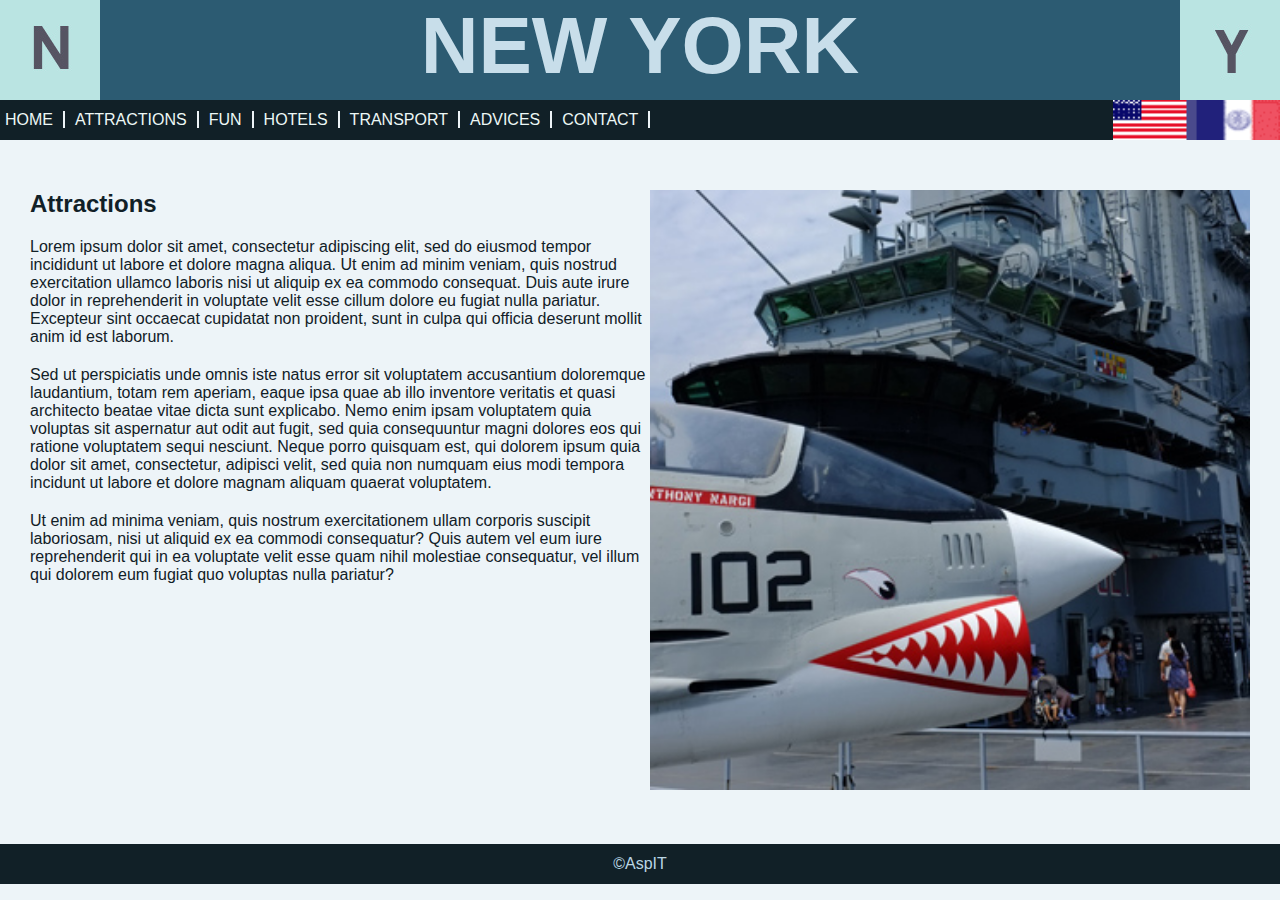
<file: NewYork-CSSFlexbox/attractions.html>
<!DOCTYPE html>
<html lang="en">
<head>
    <meta charset="UTF-8">
    <meta name="viewport" content="width=device-width, initial-scale=1.0">
    <link a href="css/style.css" type="text/css" rel="stylesheet">
    <title>New York</title>
</head>
<body>
    <header>
        <a href="index.html">
            <img src="img/N.jpg"></a>
        <div><h1>New York</h1></div>
        <img src="img/y.jpg">
    </header>

    <nav>
        <ul>
            <li><a href="index.html">HOME</a></li>
            <li><a href="attractions.html">ATTRACTIONS</a></li>
            <li><a href="fun.html">FUN</a></li>
            <li><a href="hotels.html">HOTELS</a></li>
            <li><a href="transport.html">TRANSPORT</a></li>
            <li><a href="advices.html">ADVICES</a></li>
            <li><a href="contact.html">CONTACT</a></li>
        </ul>

        <img src="img/bothflags.png">
    </nav>

    <main>
        <section>
            <article>
                <div>
                    <h2>Attractions</h2>

                    <p>Lorem ipsum dolor sit amet, consectetur adipiscing elit, sed do eiusmod tempor incididunt ut labore et dolore magna aliqua. Ut enim ad minim veniam, quis nostrud exercitation ullamco laboris nisi ut aliquip ex ea commodo consequat. Duis aute irure dolor in reprehenderit in voluptate velit esse cillum dolore eu fugiat nulla pariatur. Excepteur sint occaecat cupidatat non proident, sunt in culpa qui officia deserunt mollit anim id est laborum.</p>

                    <p>Sed ut perspiciatis unde omnis iste natus error sit voluptatem accusantium doloremque laudantium, totam rem aperiam, eaque ipsa quae ab illo inventore veritatis et quasi architecto beatae vitae dicta sunt explicabo. Nemo enim ipsam voluptatem quia voluptas sit aspernatur aut odit aut fugit, sed quia consequuntur magni dolores eos qui ratione voluptatem sequi nesciunt. Neque porro quisquam est, qui dolorem ipsum quia dolor sit amet, consectetur, adipisci velit, sed quia non numquam eius modi tempora incidunt ut labore et dolore magnam aliquam quaerat voluptatem.</p>

                    <p>Ut enim ad minima veniam, quis nostrum exercitationem ullam corporis suscipit laboriosam, nisi ut aliquid ex ea commodi consequatur? Quis autem vel eum iure reprehenderit qui in ea voluptate velit esse quam nihil molestiae consequatur, vel illum qui dolorem eum fugiat quo voluptas nulla pariatur?</p>
                </div>

                <div>
                    <img src="img/attractions.jpg">
                </div>

               
            </article>
        </section>

    </main>

    <footer>
        <p>&#169;AspIT</p>
    </footer>
    
</body>
</html>
</file>
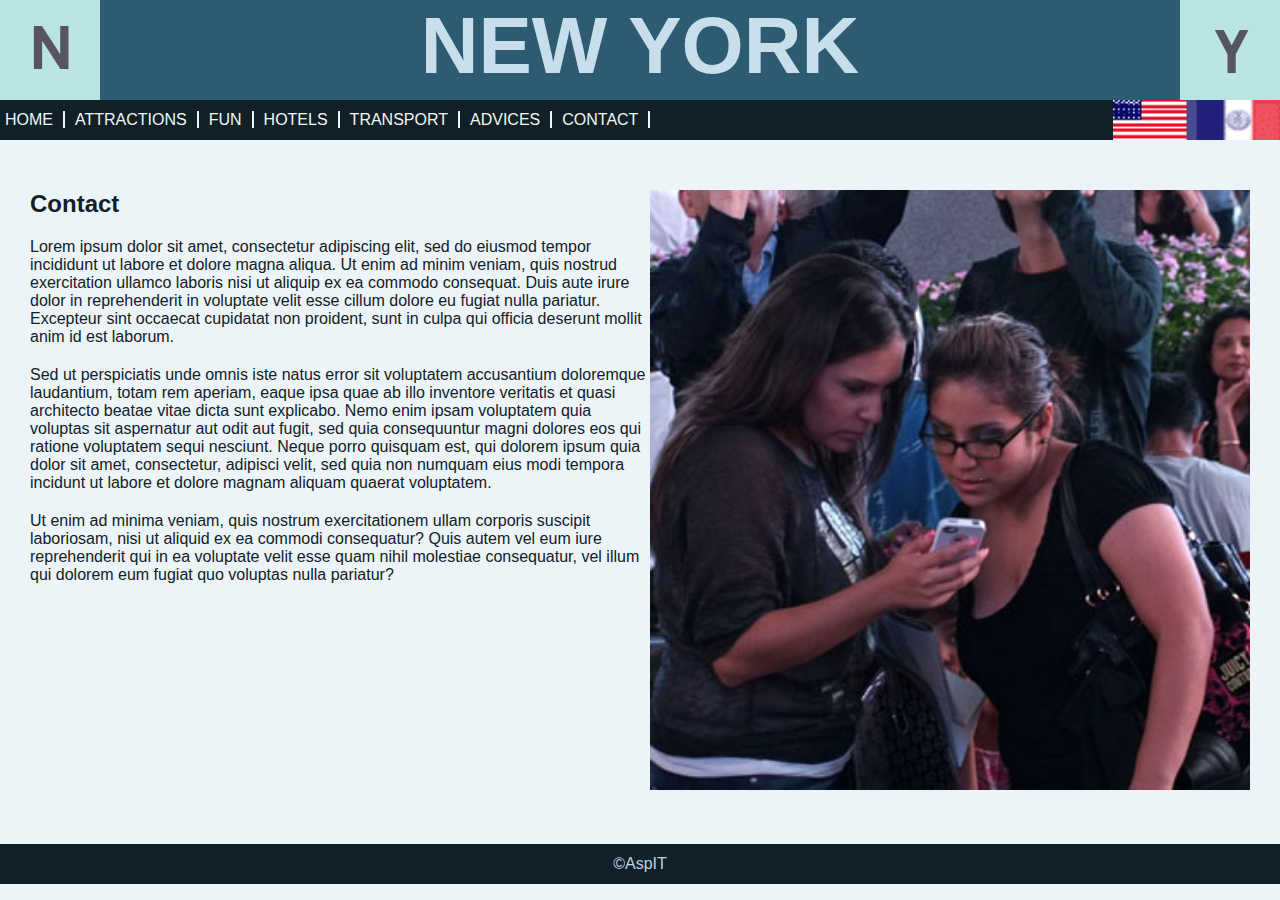
<file: NewYork-CSSFlexbox/contact.html>
<!DOCTYPE html>
<html lang="en">
<head>
    <meta charset="UTF-8">
    <meta name="viewport" content="width=device-width, initial-scale=1.0">
    <link a href="css/style.css" type="text/css" rel="stylesheet">
    <title>New York</title>
</head>
<body>
    <header>
        <a href="index.html">
            <img src="img/N.jpg"></a>
        <div><h1>New York</h1></div>
        <img src="img/y.jpg">
    </header>

    <nav>
        <ul>
            <li><a href="index.html">HOME</a></li>
            <li><a href="attractions.html">ATTRACTIONS</a></li>
            <li><a href="fun.html">FUN</a></li>
            <li><a href="hotels.html">HOTELS</a></li>
            <li><a href="transport.html">TRANSPORT</a></li>
            <li><a href="advices.html">ADVICES</a></li>
            <li><a href="contact.html">CONTACT</a></li>
        </ul>

        <img src="img/bothflags.png">
    </nav>

    <main>
        <section>
            <article>
                <div>
                    <h2>Contact</h2>

                    <p>Lorem ipsum dolor sit amet, consectetur adipiscing elit, sed do eiusmod tempor incididunt ut labore et dolore magna aliqua. Ut enim ad minim veniam, quis nostrud exercitation ullamco laboris nisi ut aliquip ex ea commodo consequat. Duis aute irure dolor in reprehenderit in voluptate velit esse cillum dolore eu fugiat nulla pariatur. Excepteur sint occaecat cupidatat non proident, sunt in culpa qui officia deserunt mollit anim id est laborum.</p>

                    <p>Sed ut perspiciatis unde omnis iste natus error sit voluptatem accusantium doloremque laudantium, totam rem aperiam, eaque ipsa quae ab illo inventore veritatis et quasi architecto beatae vitae dicta sunt explicabo. Nemo enim ipsam voluptatem quia voluptas sit aspernatur aut odit aut fugit, sed quia consequuntur magni dolores eos qui ratione voluptatem sequi nesciunt. Neque porro quisquam est, qui dolorem ipsum quia dolor sit amet, consectetur, adipisci velit, sed quia non numquam eius modi tempora incidunt ut labore et dolore magnam aliquam quaerat voluptatem.</p>

                    <p>Ut enim ad minima veniam, quis nostrum exercitationem ullam corporis suscipit laboriosam, nisi ut aliquid ex ea commodi consequatur? Quis autem vel eum iure reprehenderit qui in ea voluptate velit esse quam nihil molestiae consequatur, vel illum qui dolorem eum fugiat quo voluptas nulla pariatur?</p>
                </div>

                <div>
                    <img src="img/contact.jpg">
                </div>

               
            </article>
        </section>

    </main>

    <footer>
        <p>&#169;AspIT</p>
    </footer>
    
</body>
</html>
</file>
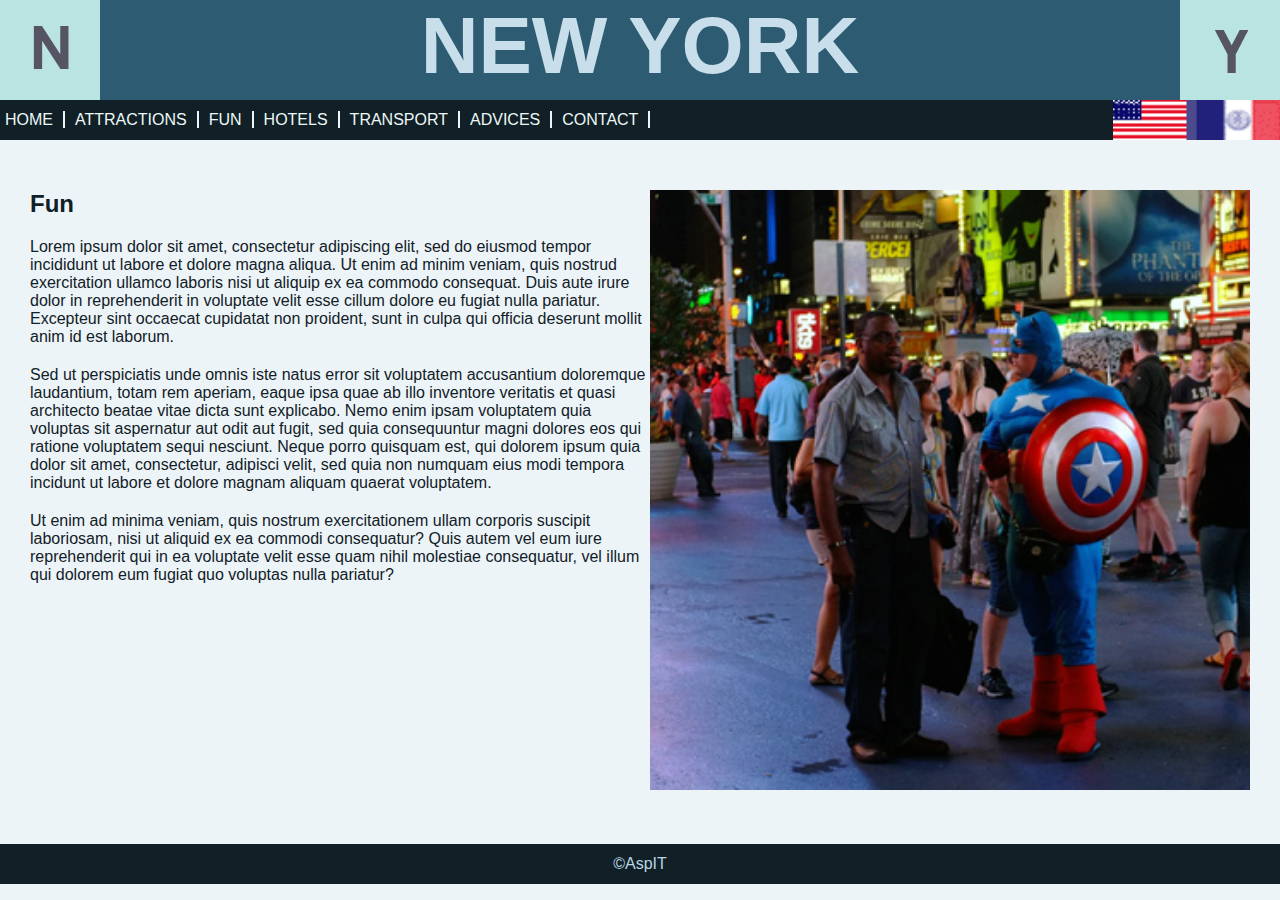
<file: NewYork-CSSFlexbox/fun.html>
<!DOCTYPE html>
<html lang="en">
<head>
    <meta charset="UTF-8">
    <meta name="viewport" content="width=device-width, initial-scale=1.0">
    <link a href="css/style.css" type="text/css" rel="stylesheet">
    <title>New York</title>
</head>
<body>
    <header>
        <a href="index.html">
            <img src="img/N.jpg"></a>
        <div><h1>New York</h1></div>
        <img src="img/y.jpg">
    </header>

    <nav>
        <ul>
            <li><a href="index.html">HOME</a></li>
            <li><a href="attractions.html">ATTRACTIONS</a></li>
            <li><a href="fun.html">FUN</a></li>
            <li><a href="hotels.html">HOTELS</a></li>
            <li><a href="transport.html">TRANSPORT</a></li>
            <li><a href="advices.html">ADVICES</a></li>
            <li><a href="contact.html">CONTACT</a></li>
        </ul>

        <img src="img/bothflags.png">
    </nav>

    <main>
        <section>
            <article>
                <div>
                    <h2>Fun</h2>

                    <p>Lorem ipsum dolor sit amet, consectetur adipiscing elit, sed do eiusmod tempor incididunt ut labore et dolore magna aliqua. Ut enim ad minim veniam, quis nostrud exercitation ullamco laboris nisi ut aliquip ex ea commodo consequat. Duis aute irure dolor in reprehenderit in voluptate velit esse cillum dolore eu fugiat nulla pariatur. Excepteur sint occaecat cupidatat non proident, sunt in culpa qui officia deserunt mollit anim id est laborum.</p>

                    <p>Sed ut perspiciatis unde omnis iste natus error sit voluptatem accusantium doloremque laudantium, totam rem aperiam, eaque ipsa quae ab illo inventore veritatis et quasi architecto beatae vitae dicta sunt explicabo. Nemo enim ipsam voluptatem quia voluptas sit aspernatur aut odit aut fugit, sed quia consequuntur magni dolores eos qui ratione voluptatem sequi nesciunt. Neque porro quisquam est, qui dolorem ipsum quia dolor sit amet, consectetur, adipisci velit, sed quia non numquam eius modi tempora incidunt ut labore et dolore magnam aliquam quaerat voluptatem.</p>

                    <p>Ut enim ad minima veniam, quis nostrum exercitationem ullam corporis suscipit laboriosam, nisi ut aliquid ex ea commodi consequatur? Quis autem vel eum iure reprehenderit qui in ea voluptate velit esse quam nihil molestiae consequatur, vel illum qui dolorem eum fugiat quo voluptas nulla pariatur?</p>
                </div>

                <div>
                    <img src="img/fun.jpg">
                </div>

               
            </article>
        </section>

    </main>

    <footer>
        <p>&#169;AspIT</p>
    </footer>
    
</body>
</html>
</file>
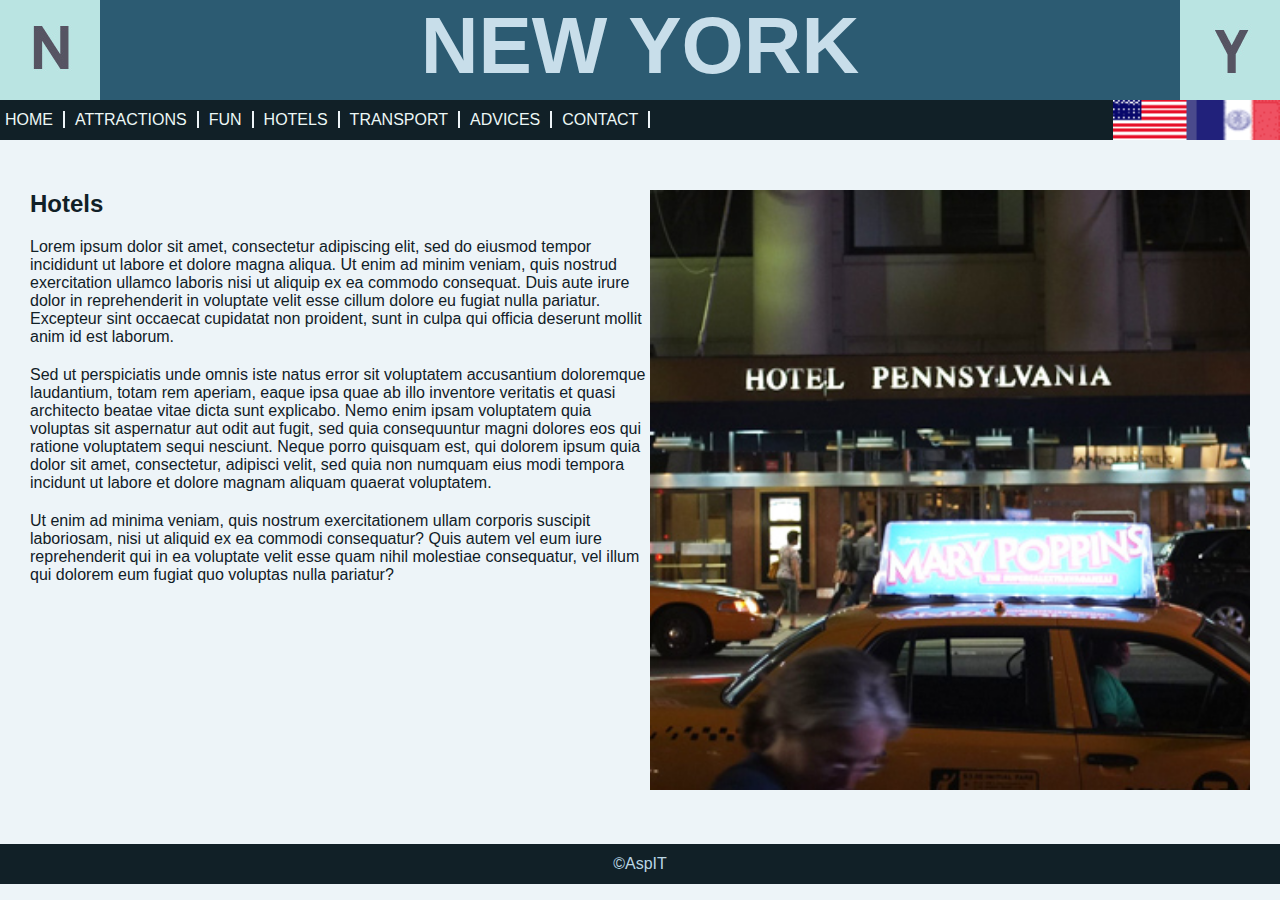
<file: NewYork-CSSFlexbox/hotels.html>
<!DOCTYPE html>
<html lang="en">
<head>
    <meta charset="UTF-8">
    <meta name="viewport" content="width=device-width, initial-scale=1.0">
    <link a href="css/style.css" type="text/css" rel="stylesheet">
    <title>New York</title>
</head>
<body>
    <header>
        <a href="index.html">
            <img src="img/N.jpg"></a>
        <div><h1>New York</h1></div>
        <img src="img/y.jpg">
    </header>

    <nav>
        <ul>
            <li><a href="index.html">HOME</a></li>
            <li><a href="attractions.html">ATTRACTIONS</a></li>
            <li><a href="fun.html">FUN</a></li>
            <li><a href="hotels.html">HOTELS</a></li>
            <li><a href="transport.html">TRANSPORT</a></li>
            <li><a href="advices.html">ADVICES</a></li>
            <li><a href="contact.html">CONTACT</a></li>
        </ul>

        <img src="img/bothflags.png">
    </nav>

    <main>
        <section>
            <article>
                <div>
                    <h2>Hotels</h2>

                    <p>Lorem ipsum dolor sit amet, consectetur adipiscing elit, sed do eiusmod tempor incididunt ut labore et dolore magna aliqua. Ut enim ad minim veniam, quis nostrud exercitation ullamco laboris nisi ut aliquip ex ea commodo consequat. Duis aute irure dolor in reprehenderit in voluptate velit esse cillum dolore eu fugiat nulla pariatur. Excepteur sint occaecat cupidatat non proident, sunt in culpa qui officia deserunt mollit anim id est laborum.</p>

                    <p>Sed ut perspiciatis unde omnis iste natus error sit voluptatem accusantium doloremque laudantium, totam rem aperiam, eaque ipsa quae ab illo inventore veritatis et quasi architecto beatae vitae dicta sunt explicabo. Nemo enim ipsam voluptatem quia voluptas sit aspernatur aut odit aut fugit, sed quia consequuntur magni dolores eos qui ratione voluptatem sequi nesciunt. Neque porro quisquam est, qui dolorem ipsum quia dolor sit amet, consectetur, adipisci velit, sed quia non numquam eius modi tempora incidunt ut labore et dolore magnam aliquam quaerat voluptatem.</p>

                    <p>Ut enim ad minima veniam, quis nostrum exercitationem ullam corporis suscipit laboriosam, nisi ut aliquid ex ea commodi consequatur? Quis autem vel eum iure reprehenderit qui in ea voluptate velit esse quam nihil molestiae consequatur, vel illum qui dolorem eum fugiat quo voluptas nulla pariatur?</p>
                </div>

                <div>
                    <img src="img/hotel.jpg">
                </div>

               
            </article>
        </section>

    </main>

    <footer>
        <p>&#169;AspIT</p>
    </footer>
    
</body>
</html>
</file>
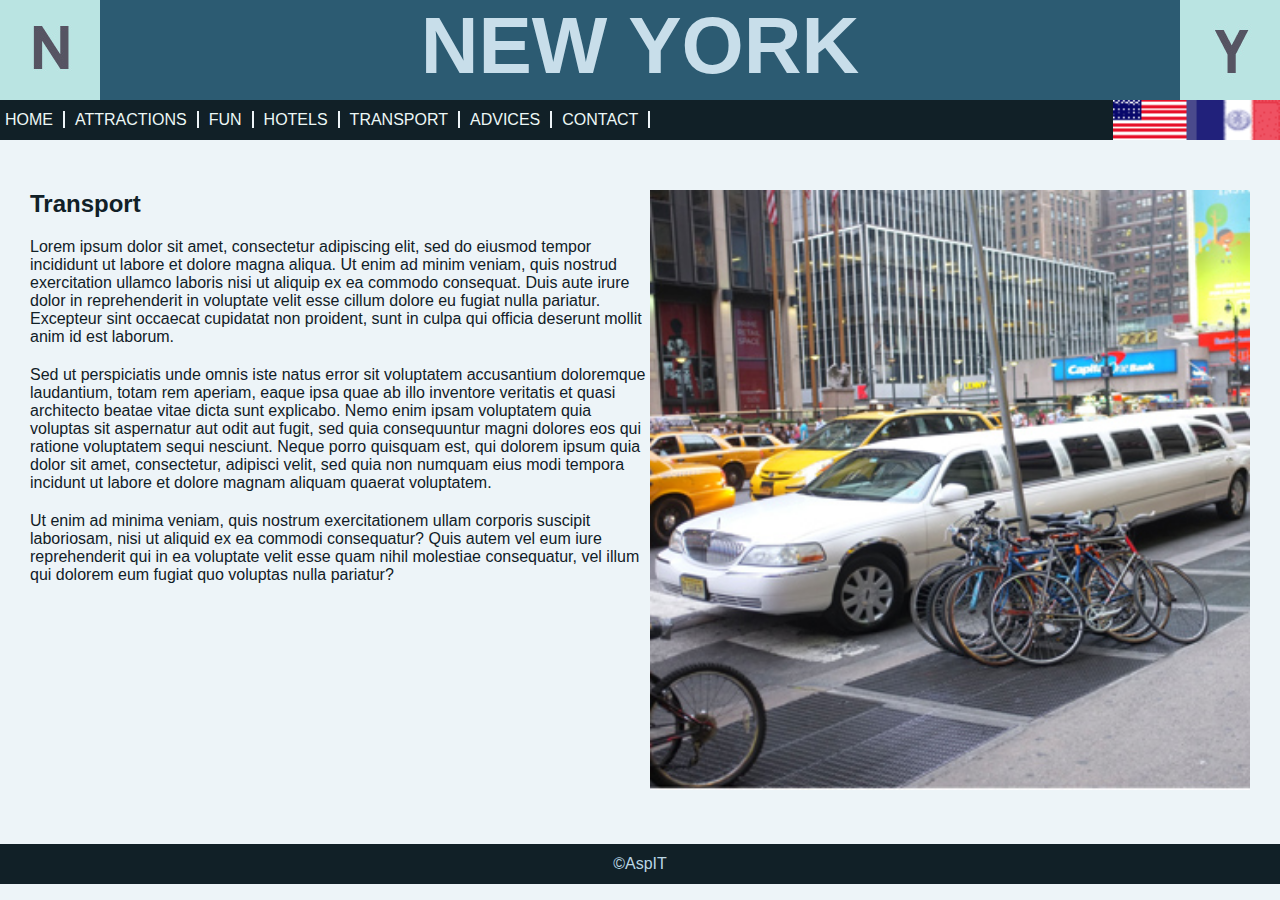
<file: NewYork-CSSFlexbox/transport.html>
<!DOCTYPE html>
<html lang="en">
<head>
    <meta charset="UTF-8">
    <meta name="viewport" content="width=device-width, initial-scale=1.0">
    <link a href="css/style.css" type="text/css" rel="stylesheet">
    <title>New York</title>
</head>
<body>
    <header>
        <a href="index.html">
            <img src="img/N.jpg"></a>
        <div><h1>New York</h1></div>
        <img src="img/y.jpg">
    </header>

    <nav>
        <ul>
            <li><a href="index.html">HOME</a></li>
            <li><a href="attractions.html">ATTRACTIONS</a></li>
            <li><a href="fun.html">FUN</a></li>
            <li><a href="hotels.html">HOTELS</a></li>
            <li><a href="transport.html">TRANSPORT</a></li>
            <li><a href="advices.html">ADVICES</a></li>
            <li><a href="contact.html">CONTACT</a></li>
        </ul>

        <img src="img/bothflags.png">
    </nav>

    <main>
        <section>
            <article>
                <div>
                    <h2>Transport</h2>

                    <p>Lorem ipsum dolor sit amet, consectetur adipiscing elit, sed do eiusmod tempor incididunt ut labore et dolore magna aliqua. Ut enim ad minim veniam, quis nostrud exercitation ullamco laboris nisi ut aliquip ex ea commodo consequat. Duis aute irure dolor in reprehenderit in voluptate velit esse cillum dolore eu fugiat nulla pariatur. Excepteur sint occaecat cupidatat non proident, sunt in culpa qui officia deserunt mollit anim id est laborum.</p>

                    <p>Sed ut perspiciatis unde omnis iste natus error sit voluptatem accusantium doloremque laudantium, totam rem aperiam, eaque ipsa quae ab illo inventore veritatis et quasi architecto beatae vitae dicta sunt explicabo. Nemo enim ipsam voluptatem quia voluptas sit aspernatur aut odit aut fugit, sed quia consequuntur magni dolores eos qui ratione voluptatem sequi nesciunt. Neque porro quisquam est, qui dolorem ipsum quia dolor sit amet, consectetur, adipisci velit, sed quia non numquam eius modi tempora incidunt ut labore et dolore magnam aliquam quaerat voluptatem.</p>

                    <p>Ut enim ad minima veniam, quis nostrum exercitationem ullam corporis suscipit laboriosam, nisi ut aliquid ex ea commodi consequatur? Quis autem vel eum iure reprehenderit qui in ea voluptate velit esse quam nihil molestiae consequatur, vel illum qui dolorem eum fugiat quo voluptas nulla pariatur?</p>
                </div>

                <div>
                    <img src="img/transport.jpg">
                </div>

               
            </article>
        </section>

    </main>

    <footer>
        <p>&#169;AspIT</p>
    </footer>
    
</body>
</html>
</file>
<file: BRING prøveeksamensopgave/styles.css>
:root{
    --green: #7bc144;
    --orange: #edcb35;
    --dark-gray: #333333;
    --svg-gray: #767676;
    --arrow-down: polygon(0% 0%, 100% 0%, 100% 85%, 60% 85%, 51% 100%, 40% 85%, 0 85%);
    --arrow-up: polygon(50% 50px, 60% 0, 100% 0, 100% 100%, 0 100%, 0 0, 40% 0);
}
@font-face {
    font-family: mukta;
    src: url(Fonts/Mukta-Regular.ttf);
}
body{
    margin: 0;
    padding: 0;
    font-family: mukta;
}
#gray-button{
    height: 40px;
    width: 130px;
    border-radius: 5px;
    background-color: var(--green);
    display: flex;
    justify-content: center;
    align-items: center;
    margin: 20px;
}

#gray-button:link, #gray-button:visited, #gray-button:hover, #gray-button:active{
    text-decoration: none;
    color: white;
    background-color: var(--dark-gray);
}


    .nav{
        display:flex;
        align-items: center;
        justify-content: space-between;
        height: 55px;
        position:sticky;
        top: 0;
        width:100%;
        z-index: 10;
        background-color: white;
    }

    .divindiv{
        background-image: url(Materialer/hero-02.jpg);
        background-repeat: no-repeat;
        background-size: cover;
        height: 500px;
        background-position: center;
        display: flex;
        flex-direction: column;
        justify-content: center;
        align-items: center;
        color: white;
        text-align: center;
        padding-bottom: 100px;
        
    }
    .divindiv h1{
        text-transform: uppercase;
        font-size: 3rem;
    }
    .divindiv a{
        height: 40px;
        width: 130px;
        border-radius: 5px;
        background-color: var(--green);
        display: flex;
        justify-content: center;
        align-items: center;
    }
    .divindiv a:link,.divindiv a:visited, .divindiv:hover, .divindiv:active{
        text-decoration: none;
        color: white;
    }
    .tjenester{
        /* background-color: lightcoral; */
        display: grid;
        grid-template-columns: 1fr 1fr 1fr;
        /* grid-template-rows: 1fr 1fr; */
        align-items: center;
        justify-items: center;
        background-color: white;
        clip-path: var(--arrow-up);
        margin-top: -150px;
        padding-top: 30px;
    }
    .tjenester h1{
        grid-column: 1/-1;
    }
    .tjenester article{
        display:flex;
        width: 200px;
        height: 300px;
        margin: 0px;
        flex-direction: column;
        text-align: center;
        padding: 0px;
        
    }
    .tjenester article img{
        scale: 0.8;
    }
    .tjenester article h2{
        font-size: 1.2rem;
    }
    .ombring{
        background-color: var(--orange);
        display:grid;
        grid-template-columns: 1fr 1fr;
        padding: 150px;
        clip-path: var(--arrow-up);
    }
    .ombring h1{
        font-size: 2rem;
        text-align: center;
        grid-column: 1/-1;
    }
    .ombring img{
        grid-column: 1/-1;
        height: 150px;
        width: 150px;
        margin: auto;
    }
    .ombring #gray-button{
        grid-column: 1/-1;
        margin: auto;
    }
    
    .e-handel{
        background-color: var(--green);

        display: flex;
        flex-direction: column;
        justify-content: center;
        align-items: center;
        padding: 30px;
        text-align: center;
        clip-path: var(--arrow-up);
        margin-top: -50px;
        padding-bottom: 70px;

    }
    .e-handel img{
        height: 150px;
        width: 150px;
    }
    .e-handel h1{
        font-size: 2rem;
        color: white;
    }
    .e-handel p{
        color:white;        
    }
    .modtagerservice{
        background-color: white;
        display: flex;
        flex-direction: column;
        justify-content: center;
        align-items: center;
        padding: 30px;
        text-align: center;
        padding-bottom: 100px;
        clip-path: var(--arrow-up);
        margin-top: -50px;
        
    }
    .modtagerservice img{
        height: 150px;
        width: 300px;
    }
    .modtagerservice h1{
        font-size: 2rem;
    }
    .kundeservice{
        background-color: var(--orange);
        clip-path: var(--arrow-up);
        display: flex;
        flex-direction: column;
        justify-content: center;
        align-items: center;
        padding: 30px;
        padding-top: 40px;
        padding-bottom: 70px;
        margin-top: -50px;
    }
    .kundeservice img{
        width: 300px;
    }
    .join{
        background-image: url(Materialer/budbil1.jpg);
        background-position: center;
        background-size: cover;
        clip-path: var(--arrow-up);
        background-repeat: no-repeat;
        display: flex;
        flex-direction: column;
        justify-content: center;
        align-items: center;
        padding-top: 20px;
        padding-bottom: 100px;
        margin-top: -60px;
    }
    .join h1{
        color: white;
        font-size: 3rem;
        margin-top: 30px;
    }
    .join #gray-button{
        background-color: var(--green);
    }
    .kontakt{
        background-color: var(--dark-gray);
        padding: 30px;
        clip-path: var(--arrow-up);
        margin-top: -50px;
        
        
    }
    .info{
        display: grid;
        grid-template-columns: 1fr 1fr 1fr;
        grid-template-rows: 1fr 1fr;
    }
    .hovedkvarter{
        grid-row: 1/-1;
    }
    
    
    .kontakt h1{
        color: white;
        text-align: center;
    }
    .kontakt h2{
        color: #7bc144;
    }
    .kontakt p{
        color: white;
    }
    
    .socials{
        height: 100px;
        width: 250px;
        display: flex;
        justify-content: space-around;
        align-items: center;
        margin: auto;
    }
    .socials svg{
        height: 50px;
        width: 50px;
        fill: var(--svg-gray);
    }
    @media screen and (max-width: 720px) {
        .tjenester{
            /* background-color: lightcoral; */
            display: grid;
            grid-template-columns: 1fr 1fr;
            /* grid-template-rows: 1fr 1fr; */
            align-items: center;
            justify-items: center;
            background-color: white;
            clip-path: var(--arrow-up);
            margin-top: -150px;
            padding-top: 30px;
        }
        .ombring{
        background-color: var(--orange);
        padding: 30px;
        display: flex;
        flex-direction: column;
        align-items: center;
        clip-path: var(--arrow-up);
        margin-top: 20px;
        padding-bottom: 50px;
        }
        .kontakt{
            display: grid;
            grid-template-columns: 1fr;
        }
        
    }
</file>
<file: CSS - Flexbox form - grøn/style.css>
/* CSS Setup - her ikke noget at gøre med flexbox */
html {
    box-sizing: border-box;
  }
  
  *, *:before, *:after {
    box-sizing: inherit;
  }
  
  body {
    font-family: sans-serif;
    margin: 0;
    overflow: hidden;
    background-image: linear-gradient(260deg, hsl(103, 98%, 20%) 0%, hsl(165, 98%, 17%) 100%);
  }
  
  a {
    color:white;
  }
  
  .cover  {
    height:100vh;
    width:100%;
  }
  
  /*Video*/
  
  .video {
    height:100%;
    width: 100vw;
    -webkit-filter:blur(5px);
    filter:blur(5px);
    position: absolute;
    top: 0;
    object-fit: cover;
    z-index: -1;
  }
  
  /*Hack to get them to align properly */
  .flex-form > *:not([type="date"]) {
    border-top:1px solid white;
    border-bottom:1px solid white;
  }
  
  .flex-form input[type="submit"] {
    background:#FF5A5F;
    border-top: 1px solid #FF5A5F;
    border-bottom: 1px solid #FF5A5F;
    color:white;
  }
  
  .flex-form {
    z-index: 10;
    position: relative;
    border: rgba(0,0,0,0.3) 20px solid;
    border-radius: 5px;
    display: flex;
    justify-content: center;
    align-content: center;
    width: 950px;
    margin: auto;
    margin-top: 40vh;
  }
  
  .flex-form > * {
    border:0;
    padding:10px;
    background:white;
    line-height:50px;
    font-size: 20px;
    border-radius:0;
    outline:0;
    border-right:1px solid rgba(0,0,0,0.2);
    -webkit-appearance:none;
  }
  
  .flex-form > *:last-child {
    border-right: 0;
  }
  
  /*Start din flexbox her*/
</file>
<file: CSS Transition/styles.css>
.div1 h1{
    height: 200px;
    width: 200px;
}
.div1 .h1{
    background-color: skyblue;
    transition-property: background-color;
    transition-duration: 1s;
}
.div1 .h1:hover{
    background-color: yellow;
}
.div1 .h2{
    background-color: lightcoral;
    transition-property: width;
    transition-duration: .5s;
}
.div1 .h2:hover{
    width:400px;
}

.div1 .h3{
    background: lightgreen;
    transition-property: border-radius;
    transition-duration: .7s;
}
.div1 .h3:hover{
    border-radius: 50%;
}
.div1 .h4{
    background-color: lightsalmon;
    transition: background-color .5s, 
                border-radius .5s .5s,
                border .5s 1s;
    
}
.div1 .h4:hover{
    background-color: lightseagreen;
    border-radius: 50%;
    border: 10px solid green;
}
.div1{
    display: flex;
    justify-content: space-evenly;
    align-items: center;
    max-width: 900px;
    margin:auto;
}
</file>
<file: Pokemon kort/styles.css>
.box{
    display: grid;
     grid-template-columns: 1fr;  
     grid-template-columns: 1fr; 
     height:800px;
}
.card{
    height: 400px;
    grid-column: 1 / -1;
    grid-row:1/-1;
    
    transition: all 0.5s ease;

}
.card:hover{
    height:500px;
    
}

.box:hover #Blastoise{
    transform:  rotate(10deg);
    transform-origin: bottom right;
}
.box:hover #Charizard{
    transform: rotate(20deg);
    transform-origin: bottom right;
}
.box:hover #Machamp{
    transform: rotate(30deg);
    transform-origin: bottom right;
}
.box:hover #Pikachu{
    transform: rotate(40deg);
    transform-origin: bottom right;
}
.box:hover #Venusaur{
    transform: rotate(50deg);
    transform-origin: bottom right;
}
</file>
<file: NewYork-CSSFlexbox/css/style.css>
/* Root CSS reset of margin/padding */
:root
{
    --main-hue: 200;
    --main-color:hsl(var(--main-hue), 44%, 81%);
    --light-main-color:hsl(var(--main-hue), 44%, 95%);
    --medium-light-main-color:hsl(var(--main-hue), 44%, 85%);
    --medium-dark-main-color:hsl(var(--main-hue), 44%, 31%);
    --dark-main-color:hsl(var(--main-hue), 40%, 11%);
    --border:hsl(2px, solid, var(--light-main-color));
}
*
{
    margin: 0;
    padding: 0;
}

/* Main styling */

body
{
    font-family: Verdana, Geneva, Tahoma, sans-serif;
    background-color: var(--light-main-color);
    color: var(--dark-main-color);
}

/* Header styling */

header
{
    height: 100px;
    background-color: var(--medium-dark-main-color);
    text-align: center;
    text-transform: uppercase;
    font-size: 40px;
    font-weight: 100;
    display:flex;
    justify-content: space-between;
}

header h1
{
    color: var(--medium-light-main-color);
}

/* Nav/footer styling */

nav, footer
{
    background-color: var(--dark-main-color);
    height: 40px;
    color: hsl(171, 44%, 95%);
    line-height: 40px;    
    
}

nav ul li a
{
    
    border-right: 2px solid var(--light-main-color);
    color: inherit;
    text-decoration: none;
    padding-right: 10px;
    
}
nav
{
    display: flex;
    flex-direction: row;
    justify-content: space-between;
}
ul{
    display:flex;
    flex-direction: row;
    justify-content:flex-start;
    list-style-type: none;
    align-items: center
    
}
li{
    padding:5px;
}

nav img
{
    height: 40px;
}

/* Content area styling */

main
{
    margin: 50px 30px;
}

h2, p
{
    margin-bottom: 20px;
}

footer p
{
    margin-bottom: 0;
    text-align: center;
    color: var(--main-color);
}
article
{
    display:flex;
}

div img{
    height: 600px;
}
</file>
<file: Grid Die Mauer/style-ren.css>
/* Reset of all margins and paddings */

*
{
    margin: 0;
    padding: 0;
}

/* Main styling */

body
{
    font-family: 'Segoe UI', Tahoma, Geneva, Verdana, sans-serif;
    display: grid;
    grid-template-columns: 1fr 1fr 1fr 1fr;
}

/* Header styling */

header
{
    background-color: #CCCCCC;
    height: 100px;
    grid-column: 1 / -1;
}

/* General menu styling - applies to both menus (and footer for some properties) */

nav ul
{
    list-style-type: none;
    line-height: 40px;
}
body >li {
    list-style-type: none;
}

nav ul a, footer a
{
    text-decoration: none;
    color: white;
}

nav ul li:hover
{
    background-color: #CCCCCC;
}

nav ul li:hover a
{
    color: rgba(50, 54, 84, 0.8);
}
body > li:nth-of-type(1){
    grid-column: 1 / 3;
}
body > li:nth-of-type(2){
    grid-column: 3/ -1;
}
body > li:nth-of-type(3){
    grid-column: 1 / 3;
}
body > li:nth-of-type(4){
    grid-column: 3 / 4;

}
body > li:nth-of-type(5){
    grid-column: 4 / 5;
}
body > li:nth-of-type(6){
    grid-column: 1 / 3;
}
body > li:nth-of-type(7){
    grid-column: 3 / -1;
}
/* Top navigation styling (and some also apply for footer) */
body > article:nth-of-type(1){
    grid-column: 1 / -1;
}
body > article:nth-of-type(2){
    grid-column: 1 / -1;
}
body > article:nth-of-type(3){
    grid-column: 1 / -1;
}
body > article:nth-of-type(4){
    grid-column: 1 / -1;
}
ul{
    display: grid;
    grid-column: 1;
}
nav{
    grid-column: 1/-1;
    grid-row: 10/11;
}
footer{
    grid-column: 1/-1;
    grid-row: 11/12;
}
body > li, footer
{
    height: 40px;
    background-color: #565952;
    color: white;
}

body > li a
{
    
    color: white;
    text-decoration: none;
}

body > li a::before
{
    content: "🞂";
    padding-right: 0.5rem;
    color: rgba(50, 54, 84, 0.8);
}

/* Side navigation styling */

nav.side ul
{
    background-color: rgba(50, 54, 84, 0.8);
}

nav.side ul li a
{
    display: block;
    border-bottom: 1px solid white;
    margin: 0 1rem;
}

/* Footer styling */
article{
    padding: 1rem;
}
footer
{
    line-height: 40px;
}

h2
{
    color: #565952;
    margin-bottom: 1em;
    padding-bottom: 1em;
    border-bottom: 1px solid #565952;
}
</file>
